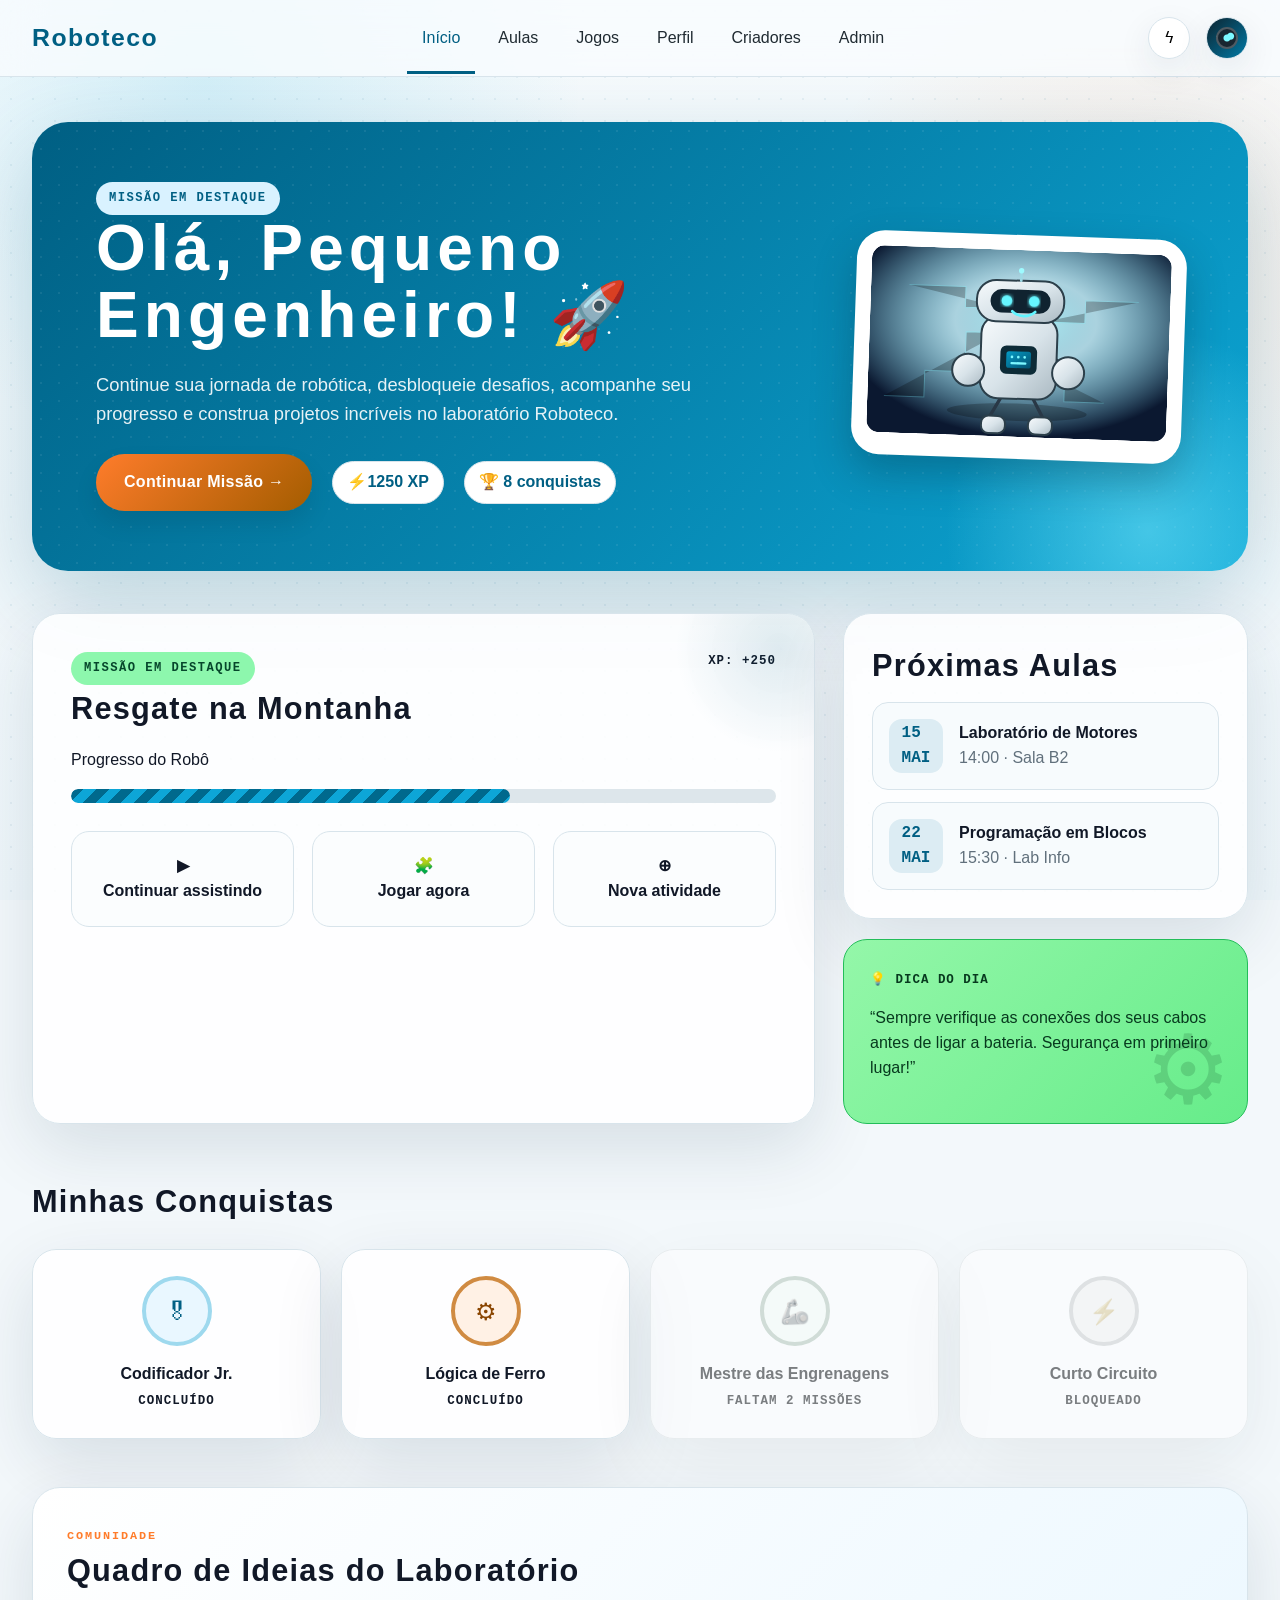
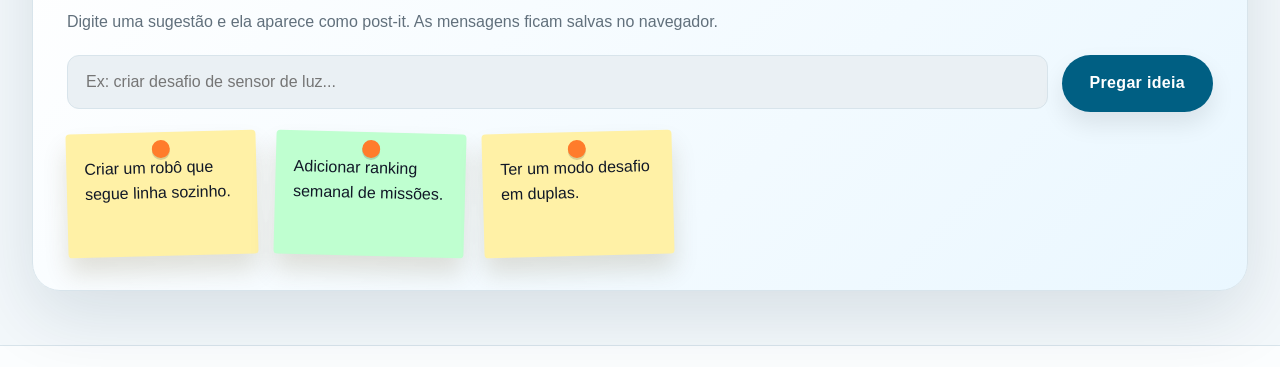
<file: index.html>
<!DOCTYPE html><html lang="pt-BR"><head><meta charset="UTF-8"><meta http-equiv="refresh" content="0; url=home.html"><title>Roboteco</title></head><body><a href="home.html">Entrar na Roboteco</a></body></html>
</file>
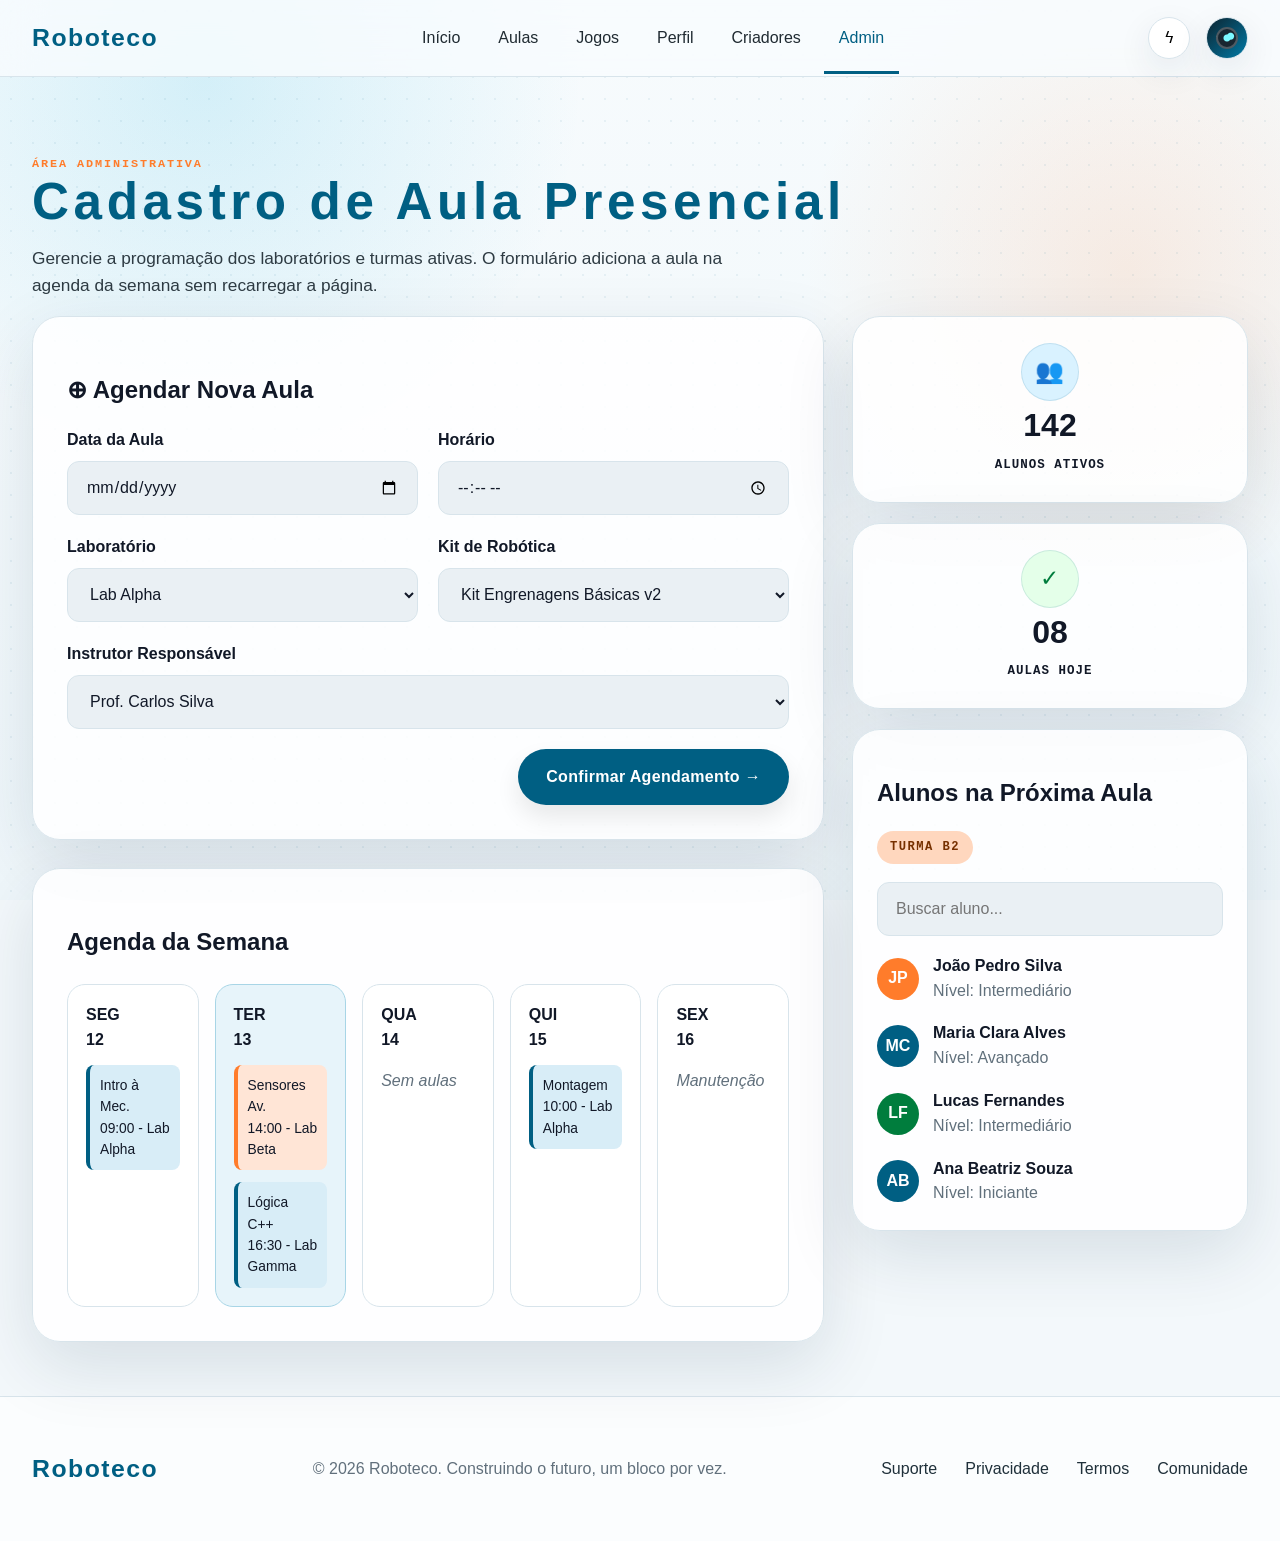
<file: admin.html>
<!DOCTYPE html>
<html lang="pt-BR">
<head>
  <meta charset="UTF-8"><meta name="viewport" content="width=device-width, initial-scale=1.0">
  <title>Admin | Roboteco</title><link rel="stylesheet" href="styles.css">
</head><body>
<header class="header">
  <div class="container nav">
    <a class="brand" href="home.html">Roboteco</a>
    <nav class="nav-menu" aria-label="Menu principal">
      <a class="nav-link" href="home.html">Início</a>
      <a class="nav-link" href="aulas.html">Aulas</a>
      <a class="nav-link" href="jogos.html">Jogos</a>
      <a class="nav-link" href="perfil.html">Perfil</a>
      <a class="nav-link" href="criadores.html">Criadores</a>
      <a class="nav-link" href="admin.html">Admin</a>
    </nav>
    <div class="nav-actions">
      <button class="icon-btn theme-toggle" type="button" title="Alternar modo">ϟ</button>
      <a class="avatar" href="perfil.html" aria-label="Perfil"></a>
      <button class="icon-btn hamb" type="button" aria-label="Abrir menu">☰</button>
    </div>
  </div>
  <nav class="mobile-nav" aria-label="Menu mobile">
    <a href="home.html">Início</a>
    <a href="aulas.html">Aulas</a>
    <a href="jogos.html">Jogos</a>
    <a href="perfil.html">Perfil</a>
    <a href="criadores.html">Criadores</a>
    <a href="admin.html">Admin</a>
    <a href="login.html">Login</a>
  </nav>
</header>
<main class="page">
<section class="container main-section"><span class="section-kicker">Área administrativa</span><h1 class="section-title">Cadastro de Aula Presencial</h1><p class="text-lead">Gerencie a programação dos laboratórios e turmas ativas. O formulário adiciona a aula na agenda da semana sem recarregar a página.</p><div class="admin-grid"><div><form class="card admin-form" data-form="admin"><h2>⊕ Agendar Nova Aula</h2><div class="form-row"><div class="form-group"><label>Data da Aula</label><input class="input" name="data" type="date" required></div><div class="form-group"><label>Horário</label><input class="input" name="hora" type="time" required></div></div><div class="form-row"><div class="form-group"><label>Laboratório</label><select class="input" name="lab"><option>Lab Alpha</option><option>Lab Beta</option><option>Lab Gamma</option></select></div><div class="form-group"><label>Kit de Robótica</label><select class="input" name="kit"><option>Kit Engrenagens Básicas v2</option><option>Sensores Avançados</option><option>Montagem Inicial</option></select></div></div><div class="form-group"><label>Instrutor Responsável</label><select class="input" name="instrutor"><option>Prof. Carlos Silva</option><option>Prof. Ana Souza</option><option>Equipe Roboteco</option></select></div><button class="btn btn-primary" style="float:right">Confirmar Agendamento →</button><div style="clear:both"></div></form><div class="card schedule"><h2>Agenda da Semana</h2><div class="week"><div class="day" data-day="seg"><strong>SEG<br>12</strong><div class="class-chip">Intro à Mec.<br>09:00 - Lab Alpha</div></div><div class="day today" data-day="ter"><strong>TER<br>13</strong><div class="class-chip orange">Sensores Av.<br>14:00 - Lab Beta</div><div class="class-chip">Lógica C++<br>16:30 - Lab Gamma</div></div><div class="day" data-day="qua"><strong>QUA<br>14</strong><p class="muted"><em>Sem aulas</em></p></div><div class="day" data-day="qui"><strong>QUI<br>15</strong><div class="class-chip">Montagem<br>10:00 - Lab Alpha</div></div><div class="day" data-day="sex"><strong>SEX<br>16</strong><p class="muted"><em>Manutenção</em></p></div></div></div></div><aside class="admin-side"><div class="card metric-card"><div class="icon-circle" style="margin:auto">👥</div><strong style="font-size:2rem">142</strong><br><span class="mono">Alunos ativos</span></div><div class="card metric-card"><div class="icon-circle" style="margin:auto;background:#e4ffe9;color:#007d3d">✓</div><strong id="todayClasses" style="font-size:2rem">08</strong><br><span class="mono">Aulas hoje</span></div><div class="card student-list"><h2>Alunos na Próxima Aula</h2><span class="pill orange">Turma B2</span><input class="input" id="studentSearch" style="margin-top:18px" placeholder="Buscar aluno..."><div class="student"><div class="initial">JP</div><div><strong>João Pedro Silva</strong><br><span class="muted">Nível: Intermediário</span></div></div><div class="student"><div class="initial">MC</div><div><strong>Maria Clara Alves</strong><br><span class="muted">Nível: Avançado</span></div></div><div class="student"><div class="initial">LF</div><div><strong>Lucas Fernandes</strong><br><span class="muted">Nível: Intermediário</span></div></div><div class="student"><div class="initial">AB</div><div><strong>Ana Beatriz Souza</strong><br><span class="muted">Nível: Iniciante</span></div></div></div></aside></div></section>
</main>
<footer class="footer">
  <div class="container footer-row">
    <a class="brand" href="home.html">Roboteco</a>
    <p class="muted">© 2026 Roboteco. Construindo o futuro, um bloco por vez.</p>
    <div class="footer-links">
      <a href="sobre.html">Suporte</a>
      <a href="sobre.html">Privacidade</a>
      <a href="sobre.html">Termos</a>
      <a href="criadores.html">Comunidade</a>
    </div>
  </div>
</footer>
<div class="toast"></div>
<div class="modal" id="videoModal">
  <div class="modal-card">
    <button class="close-modal" type="button">×</button>
    <h2 class="modal-title">Prévia da aula Roboteco</h2>
    <div class="modal-frame">
      <div>
        <div style="font-size:4rem">▶</div>
        <p>Vídeo demonstrativo simulado. Em um projeto real, aqui entraria o player da aula.</p>
      </div>
    </div>
  </div>
</div>
<script src="app.js"></script>
</body></html>
</file>
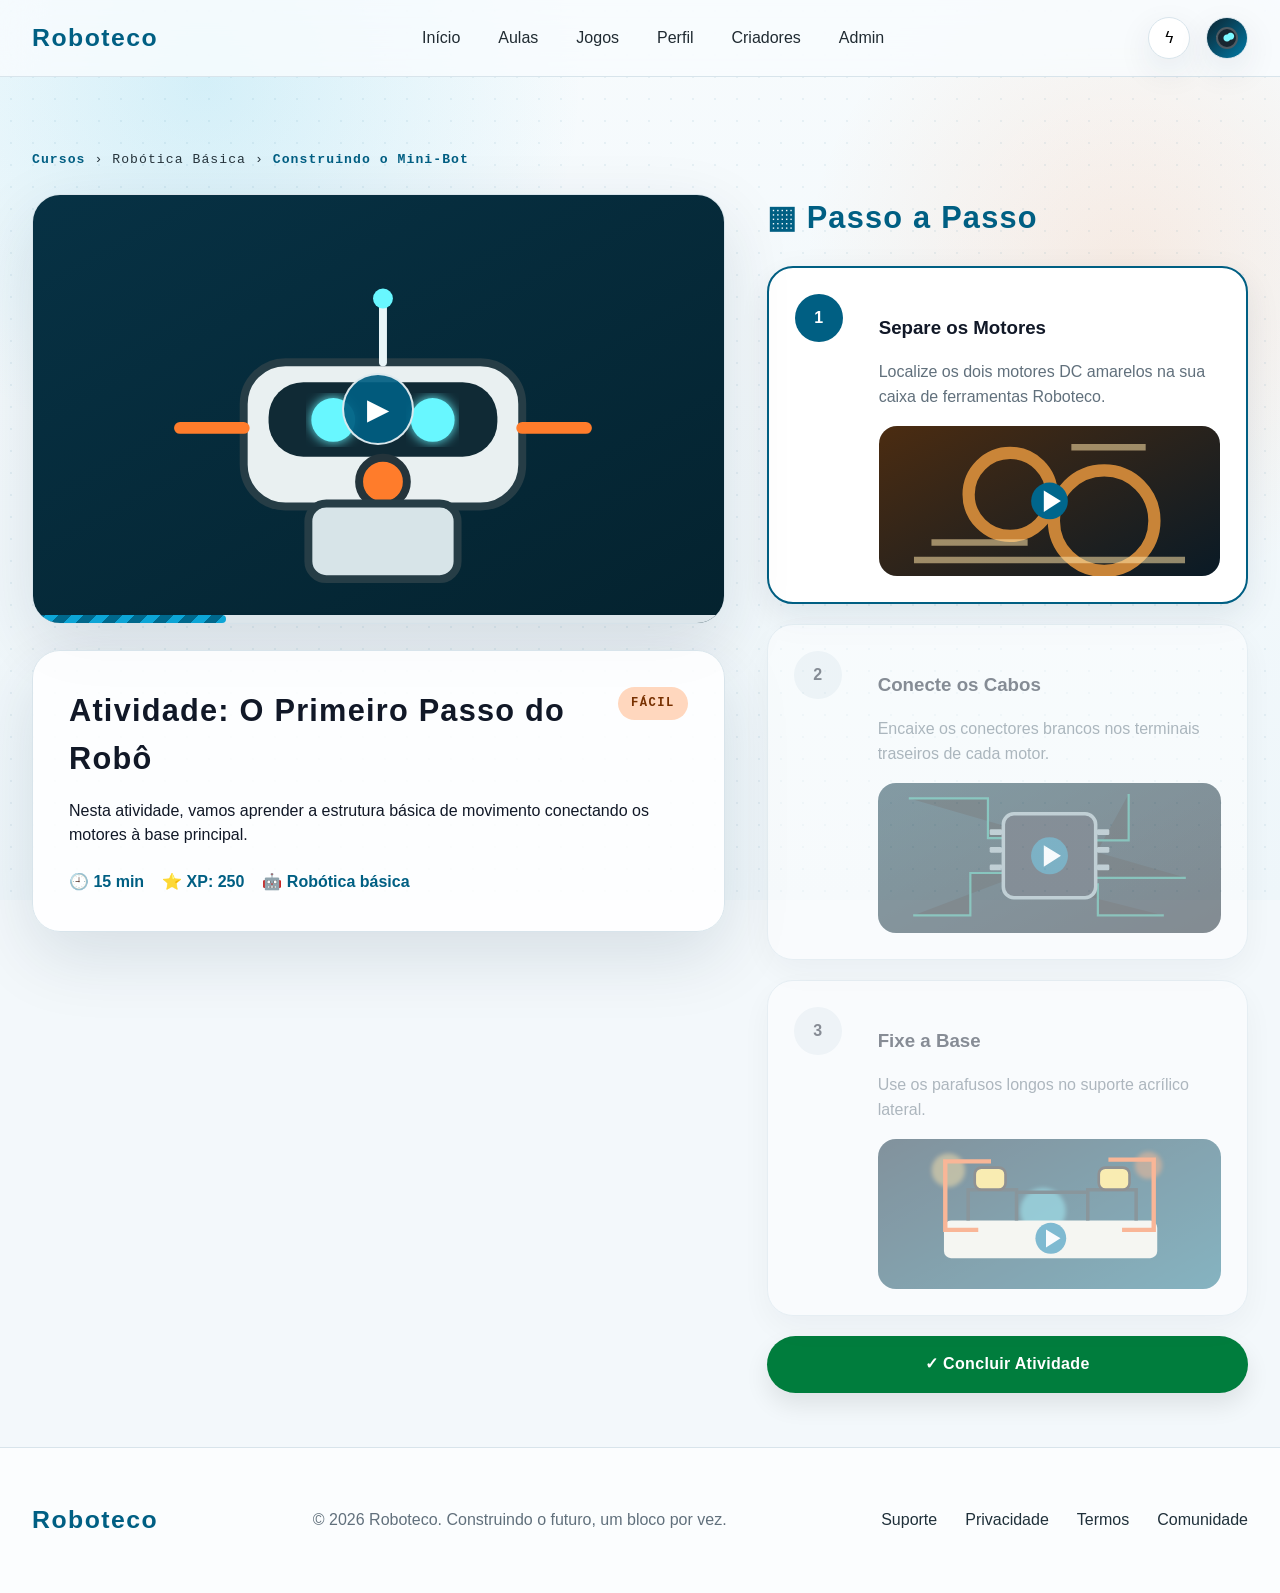
<file: aula-detalhe.html>
<!DOCTYPE html>
<html lang="pt-BR">
<head>
  <meta charset="UTF-8"><meta name="viewport" content="width=device-width, initial-scale=1.0">
  <title>Aula passo a passo | Roboteco</title><link rel="stylesheet" href="styles.css">
</head><body>
<header class="header">
  <div class="container nav">
    <a class="brand" href="home.html">Roboteco</a>
    <nav class="nav-menu" aria-label="Menu principal">
      <a class="nav-link" href="home.html">Início</a>
      <a class="nav-link" href="aulas.html">Aulas</a>
      <a class="nav-link" href="jogos.html">Jogos</a>
      <a class="nav-link" href="perfil.html">Perfil</a>
      <a class="nav-link" href="criadores.html">Criadores</a>
      <a class="nav-link" href="admin.html">Admin</a>
    </nav>
    <div class="nav-actions">
      <button class="icon-btn theme-toggle" type="button" title="Alternar modo">ϟ</button>
      <a class="avatar" href="perfil.html" aria-label="Perfil"></a>
      <button class="icon-btn hamb" type="button" aria-label="Abrir menu">☰</button>
    </div>
  </div>
  <nav class="mobile-nav" aria-label="Menu mobile">
    <a href="home.html">Início</a>
    <a href="aulas.html">Aulas</a>
    <a href="jogos.html">Jogos</a>
    <a href="perfil.html">Perfil</a>
    <a href="criadores.html">Criadores</a>
    <a href="admin.html">Admin</a>
    <a href="login.html">Login</a>
  </nav>
</header>
<main class="page">
<section class="container main-section">
  <div class="breadcrumb"><a href="aulas.html">Cursos</a> › Robótica Básica › <a href="aula-detalhe.html">Construindo o Mini-Bot</a></div>
  <div class="detail-grid">
    <div>
      <div class="video-card"><img src="assets/lesson-sensor.svg" alt="Vídeo da aula"><button class="play" data-title="Atividade: O Primeiro Passo do Robô">▶</button><div class="progress"><span data-progress="28"></span></div></div>
      <div class="card activity-card"><span class="pill orange" style="float:right">Fácil</span><h1 class="small-title">Atividade: O Primeiro Passo do Robô</h1><p>Nesta atividade, vamos aprender a estrutura básica de movimento conectando os motores à base principal.</p><div class="meta"><span>🕘 15 min</span><span>⭐ XP: 250</span><span>🤖 Robótica básica</span></div></div>
    </div>
    <div class="steps">
      <h2 class="small-title">▦ Passo a Passo</h2>
      <article class="step-card active"><div class="step-number">1</div><div><h3>Separe os Motores</h3><p class="muted">Localize os dois motores DC amarelos na sua caixa de ferramentas Roboteco.</p><div class="step-img"><img src="assets/gears.svg" alt="Motores"></div></div></article>
      <article class="step-card"><div class="step-number">2</div><div><h3>Conecte os Cabos</h3><p class="muted">Encaixe os conectores brancos nos terminais traseiros de cada motor.</p><div class="step-img"><img src="assets/circuit.svg" alt="Cabos"></div></div></article>
      <article class="step-card"><div class="step-number">3</div><div><h3>Fixe a Base</h3><p class="muted">Use os parafusos longos no suporte acrílico lateral.</p><div class="step-img"><img src="assets/lesson-light.svg" alt="Base"></div></div></article>
      <button id="finishLesson" class="btn btn-green block">✓ Concluir Atividade</button>
    </div>
  </div>
</section>
</main>
<footer class="footer">
  <div class="container footer-row">
    <a class="brand" href="home.html">Roboteco</a>
    <p class="muted">© 2026 Roboteco. Construindo o futuro, um bloco por vez.</p>
    <div class="footer-links">
      <a href="sobre.html">Suporte</a>
      <a href="sobre.html">Privacidade</a>
      <a href="sobre.html">Termos</a>
      <a href="criadores.html">Comunidade</a>
    </div>
  </div>
</footer>
<div class="toast"></div>
<div class="modal" id="videoModal">
  <div class="modal-card">
    <button class="close-modal" type="button">×</button>
    <h2 class="modal-title">Prévia da aula Roboteco</h2>
    <div class="modal-frame">
      <div>
        <div style="font-size:4rem">▶</div>
        <p>Vídeo demonstrativo simulado. Em um projeto real, aqui entraria o player da aula.</p>
      </div>
    </div>
  </div>
</div>
<script src="app.js"></script>
</body></html>
</file>
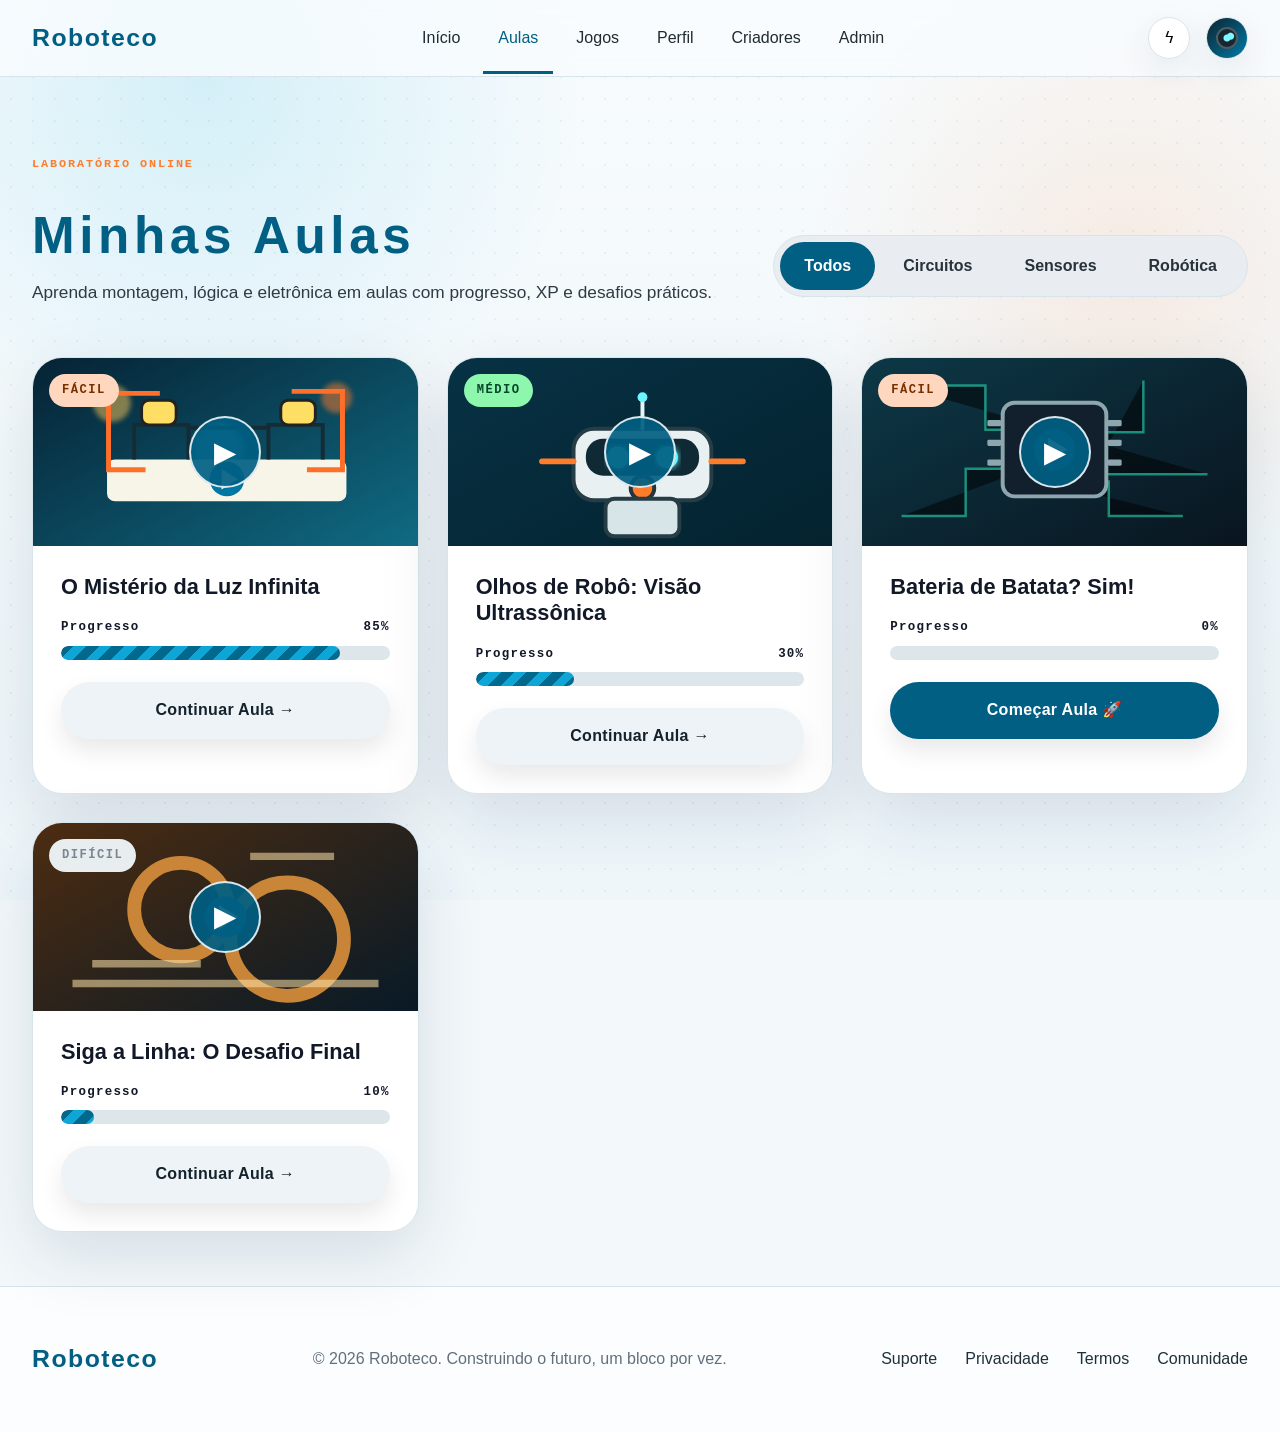
<file: aulas.html>
<!DOCTYPE html>
<html lang="pt-BR">
<head>
  <meta charset="UTF-8"><meta name="viewport" content="width=device-width, initial-scale=1.0">
  <title>Aulas | Roboteco</title><link rel="stylesheet" href="styles.css">
</head><body>
<header class="header">
  <div class="container nav">
    <a class="brand" href="home.html">Roboteco</a>
    <nav class="nav-menu" aria-label="Menu principal">
      <a class="nav-link" href="home.html">Início</a>
      <a class="nav-link" href="aulas.html">Aulas</a>
      <a class="nav-link" href="jogos.html">Jogos</a>
      <a class="nav-link" href="perfil.html">Perfil</a>
      <a class="nav-link" href="criadores.html">Criadores</a>
      <a class="nav-link" href="admin.html">Admin</a>
    </nav>
    <div class="nav-actions">
      <button class="icon-btn theme-toggle" type="button" title="Alternar modo">ϟ</button>
      <a class="avatar" href="perfil.html" aria-label="Perfil"></a>
      <button class="icon-btn hamb" type="button" aria-label="Abrir menu">☰</button>
    </div>
  </div>
  <nav class="mobile-nav" aria-label="Menu mobile">
    <a href="home.html">Início</a>
    <a href="aulas.html">Aulas</a>
    <a href="jogos.html">Jogos</a>
    <a href="perfil.html">Perfil</a>
    <a href="criadores.html">Criadores</a>
    <a href="admin.html">Admin</a>
    <a href="login.html">Login</a>
  </nav>
</header>
<main class="page">
<section class="container main-section">
  <span class="section-kicker">Laboratório online</span>
  <div class="toolbar">
    <div><h1 class="section-title">Minhas Aulas</h1><p class="text-lead">Aprenda montagem, lógica e eletrônica em aulas com progresso, XP e desafios práticos.</p></div>
    <div class="tabs lesson-filter"><button class="tab active" data-filter="todos">Todos</button><button class="tab" data-filter="circuitos">Circuitos</button><button class="tab" data-filter="sensores">Sensores</button><button class="tab" data-filter="robotica">Robótica</button></div>
  </div>
  <div class="course-grid">
    <article class="lesson-card" data-category="circuitos"><div class="media"><img src="assets/lesson-light.svg" alt="Circuito com LED"><span class="pill orange difficulty">Fácil</span><button class="play" data-title="O Mistério da Luz Infinita">▶</button></div><div class="lesson-body"><h2 class="lesson-title">O Mistério da Luz Infinita</h2><div class="progress-label"><span>Progresso</span><span>85%</span></div><div class="progress"><span data-progress="85"></span></div><a class="btn btn-ghost" href="aula-detalhe.html">Continuar Aula →</a></div></article>
    <article class="lesson-card" data-category="sensores"><div class="media"><img src="assets/lesson-sensor.svg" alt="Robô sensor"><span class="pill difficulty">Médio</span><button class="play" data-title="Olhos de Robô: Visão Ultrassônica">▶</button></div><div class="lesson-body"><h2 class="lesson-title">Olhos de Robô: Visão Ultrassônica</h2><div class="progress-label"><span>Progresso</span><span>30%</span></div><div class="progress"><span data-progress="30"></span></div><a class="btn btn-ghost" href="aula-detalhe.html">Continuar Aula →</a></div></article>
    <article class="lesson-card" data-category="circuitos"><div class="media"><img src="assets/circuit.svg" alt="Placa eletrônica"><span class="pill orange difficulty">Fácil</span><button class="play" data-title="Bateria de Batata? Sim!">▶</button></div><div class="lesson-body"><h2 class="lesson-title">Bateria de Batata? Sim!</h2><div class="progress-label"><span>Progresso</span><span>0%</span></div><div class="progress"><span data-progress="0"></span></div><a class="btn btn-primary" href="aula-detalhe.html">Começar Aula 🚀</a></div></article>
    <article class="lesson-card" data-category="robotica"><div class="media"><img src="assets/gears.svg" alt="Engrenagens"><span class="pill locked difficulty">Difícil</span><button class="play" data-title="Siga a Linha: O Desafio Final">▶</button></div><div class="lesson-body"><h2 class="lesson-title">Siga a Linha: O Desafio Final</h2><div class="progress-label"><span>Progresso</span><span>10%</span></div><div class="progress"><span data-progress="10"></span></div><a class="btn btn-ghost" href="aula-detalhe.html">Continuar Aula →</a></div></article>
  </div>
  <div class="empty-state">Nenhuma aula encontrada para esse filtro.</div>
</section>
</main>
<footer class="footer">
  <div class="container footer-row">
    <a class="brand" href="home.html">Roboteco</a>
    <p class="muted">© 2026 Roboteco. Construindo o futuro, um bloco por vez.</p>
    <div class="footer-links">
      <a href="sobre.html">Suporte</a>
      <a href="sobre.html">Privacidade</a>
      <a href="sobre.html">Termos</a>
      <a href="criadores.html">Comunidade</a>
    </div>
  </div>
</footer>
<div class="toast"></div>
<div class="modal" id="videoModal">
  <div class="modal-card">
    <button class="close-modal" type="button">×</button>
    <h2 class="modal-title">Prévia da aula Roboteco</h2>
    <div class="modal-frame">
      <div>
        <div style="font-size:4rem">▶</div>
        <p>Vídeo demonstrativo simulado. Em um projeto real, aqui entraria o player da aula.</p>
      </div>
    </div>
  </div>
</div>
<script src="app.js"></script>
</body></html>
</file>
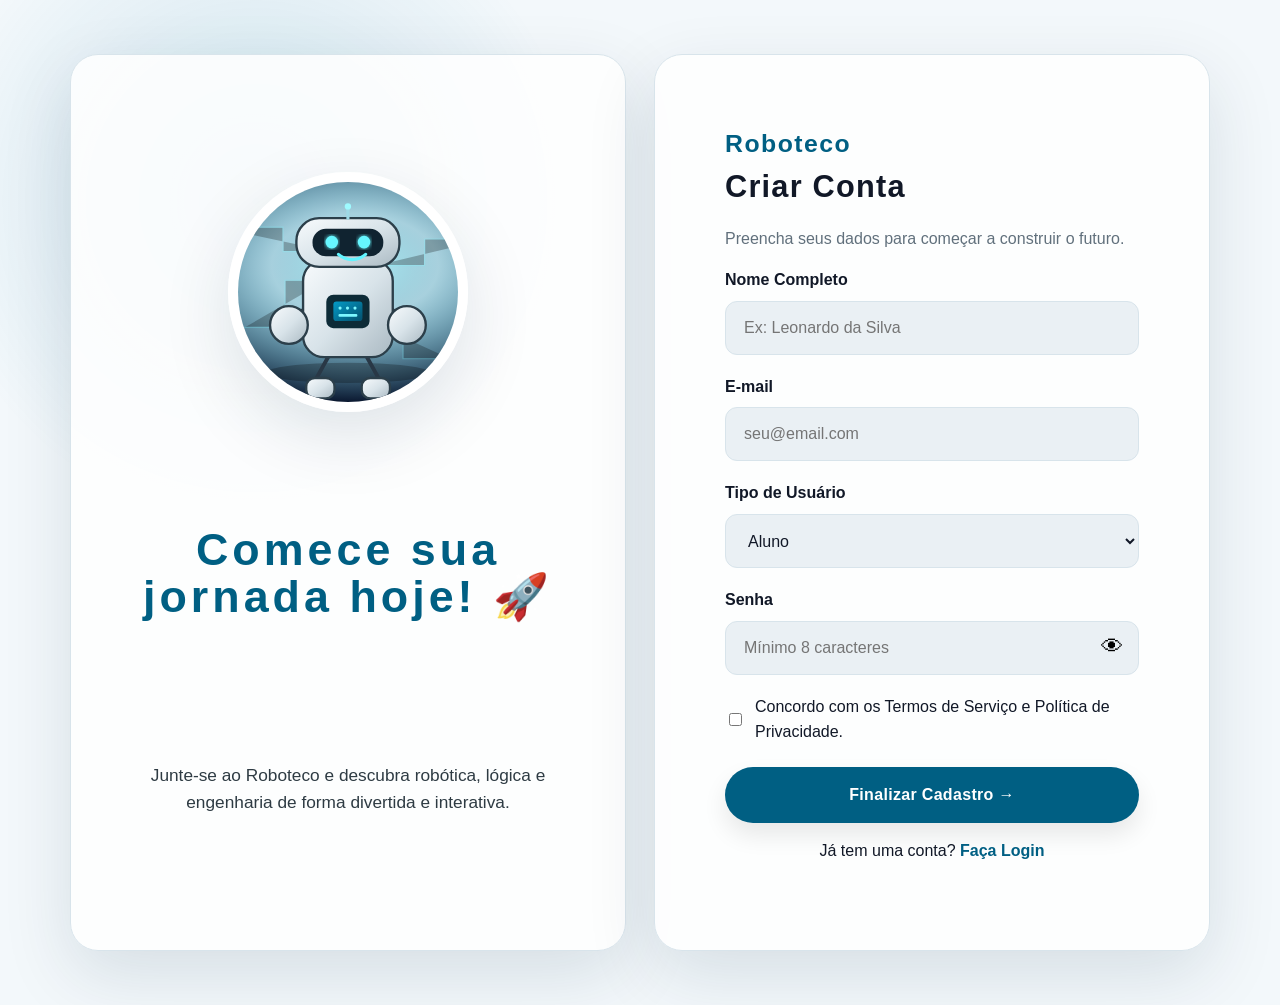
<file: cadastro.html>
<!DOCTYPE html>
<html lang="pt-BR">
<head>
  <meta charset="UTF-8"><meta name="viewport" content="width=device-width, initial-scale=1.0">
  <title>Cadastro | Roboteco</title><link rel="stylesheet" href="styles.css">
</head><body>
<main class="auth-page"><div class="auth-card-simple"><section class="card join-visual"><img class="round-img" src="assets/robot-hero.svg" alt="Robô"><h1 class="section-title" style="font-size:2.8rem">Comece sua jornada hoje! 🚀</h1><p class="text-lead">Junte-se ao Roboteco e descubra robótica, lógica e engenharia de forma divertida e interativa.</p></section><section class="card auth-form"><a class="brand" href="home.html">Roboteco</a><h1 class="small-title">Criar Conta</h1><p class="muted">Preencha seus dados para começar a construir o futuro.</p><form data-form="cadastro"><div class="form-group"><label>Nome Completo</label><input class="input" name="nome" placeholder="Ex: Leonardo da Silva" required></div><div class="form-group"><label>E-mail</label><input class="input" name="email" type="email" placeholder="seu@email.com" required></div><div class="form-group"><label>Tipo de Usuário</label><select class="input" name="tipo"><option>Aluno</option><option>Instrutor</option><option>Escola interessada</option></select></div><div class="form-group password-wrap"><label>Senha</label><div style="position:relative"><input class="input" type="password" name="senha" placeholder="Mínimo 8 caracteres" required><button type="button" class="toggle-password" style="position:absolute;right:10px;top:8px;border:0;background:transparent;font-size:1.4rem">👁</button></div></div><label class="inline"><input type="checkbox" name="termos"> Concordo com os Termos de Serviço e Política de Privacidade.</label><button class="btn btn-primary block" style="margin-top:22px">Finalizar Cadastro →</button></form><p style="text-align:center">Já tem uma conta? <a style="color:var(--blue);font-weight:900" href="login.html">Faça Login</a></p></section></div></main>
<div class="toast"></div><script src="app.js"></script></body></html>
</file>
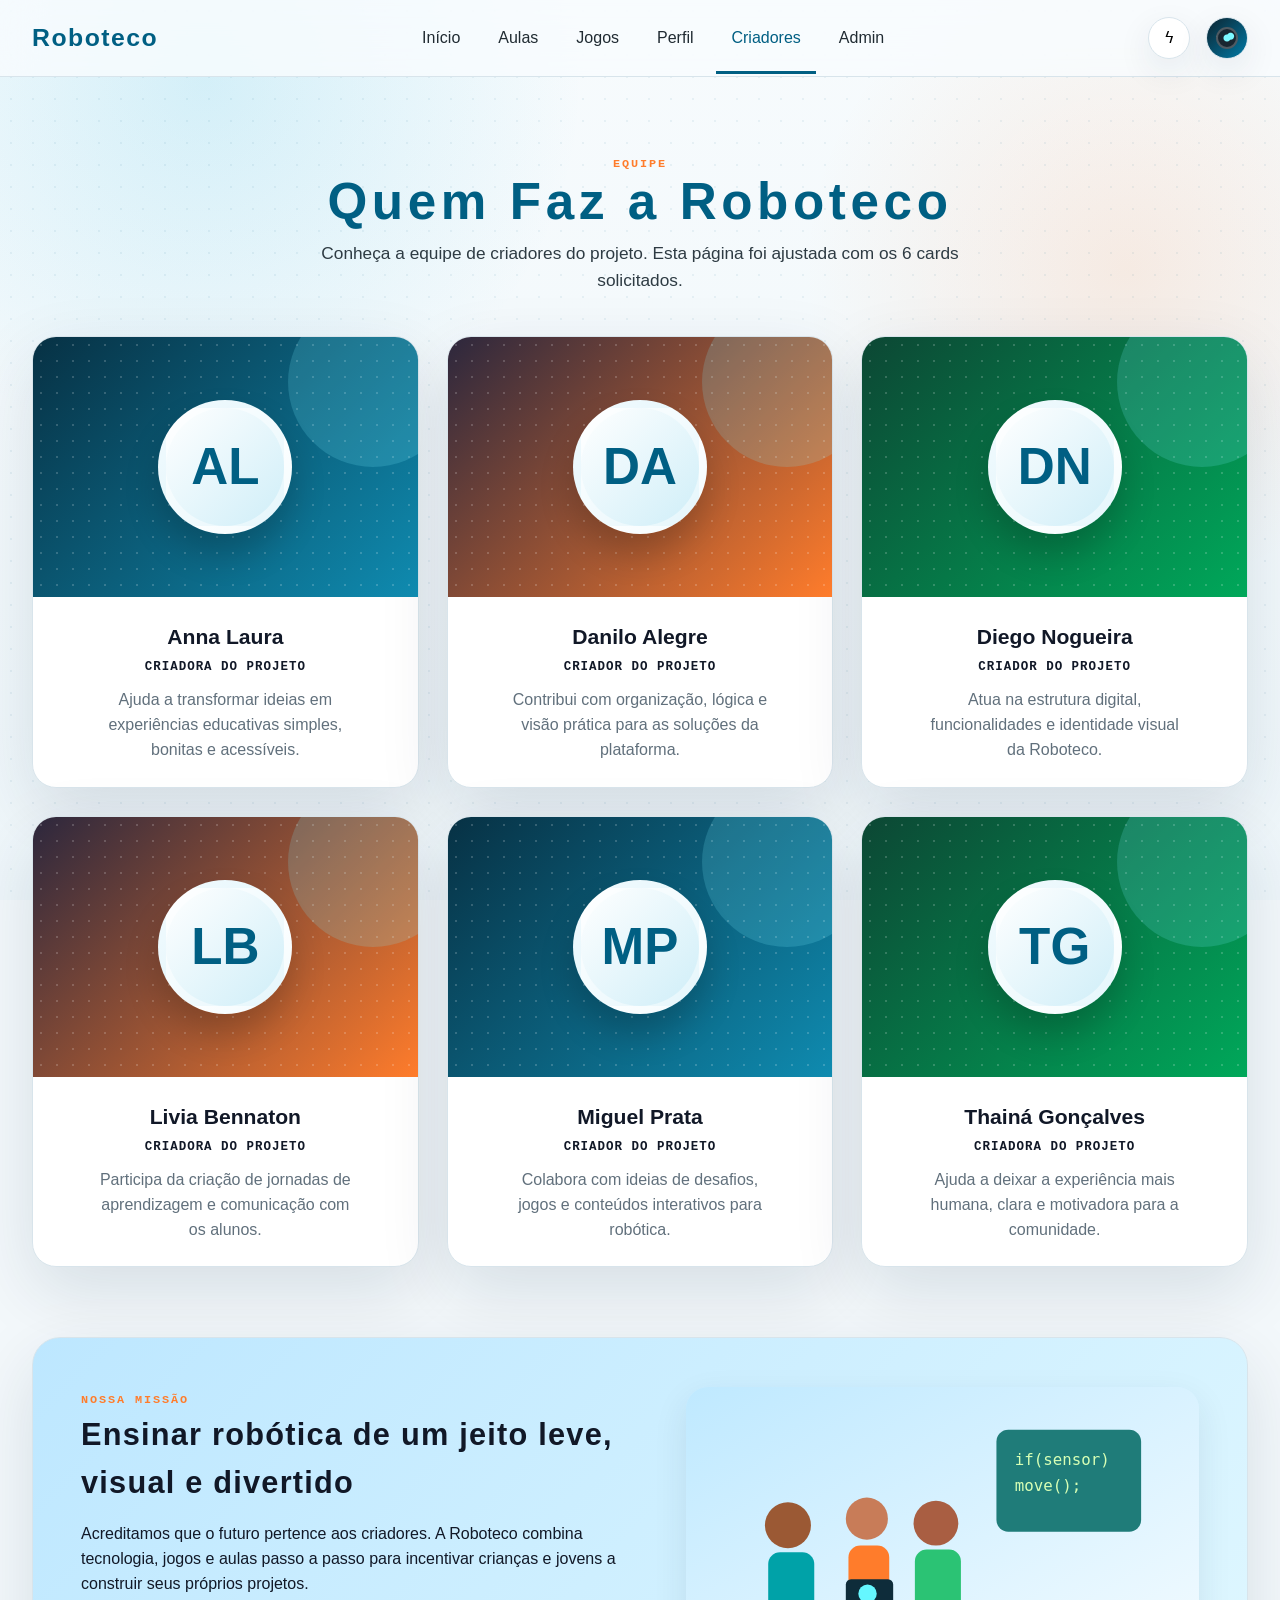
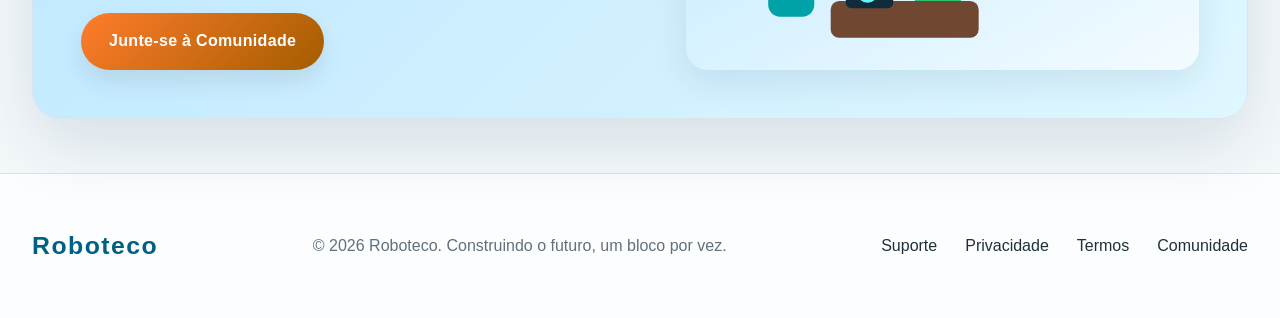
<file: criadores.html>
<!DOCTYPE html>
<html lang="pt-BR">
<head>
  <meta charset="UTF-8"><meta name="viewport" content="width=device-width, initial-scale=1.0">
  <title>Criadores | Roboteco</title><link rel="stylesheet" href="styles.css">
</head><body>
<header class="header">
  <div class="container nav">
    <a class="brand" href="home.html">Roboteco</a>
    <nav class="nav-menu" aria-label="Menu principal">
      <a class="nav-link" href="home.html">Início</a>
      <a class="nav-link" href="aulas.html">Aulas</a>
      <a class="nav-link" href="jogos.html">Jogos</a>
      <a class="nav-link" href="perfil.html">Perfil</a>
      <a class="nav-link" href="criadores.html">Criadores</a>
      <a class="nav-link" href="admin.html">Admin</a>
    </nav>
    <div class="nav-actions">
      <button class="icon-btn theme-toggle" type="button" title="Alternar modo">ϟ</button>
      <a class="avatar" href="perfil.html" aria-label="Perfil"></a>
      <button class="icon-btn hamb" type="button" aria-label="Abrir menu">☰</button>
    </div>
  </div>
  <nav class="mobile-nav" aria-label="Menu mobile">
    <a href="home.html">Início</a>
    <a href="aulas.html">Aulas</a>
    <a href="jogos.html">Jogos</a>
    <a href="perfil.html">Perfil</a>
    <a href="criadores.html">Criadores</a>
    <a href="admin.html">Admin</a>
    <a href="login.html">Login</a>
  </nav>
</header>
<main class="page">
<section class="container main-section">
  <div style="text-align:center;max-width:760px;margin:auto"><span class="section-kicker">Equipe</span><h1 class="section-title">Quem Faz a Roboteco</h1><p class="text-lead" style="margin:auto">Conheça a equipe de criadores do projeto. Esta página foi ajustada com os 6 cards solicitados.</p></div>
  <div class="creator-grid">
    <article class="creator-card"><div class="creator-photo"><div class="creator-avatar">AL</div></div><div class="creator-body"><h3>Anna Laura</h3><span class="mono">Criadora do Projeto</span><p>Ajuda a transformar ideias em experiências educativas simples, bonitas e acessíveis.</p></div></article>
    <article class="creator-card"><div class="creator-photo"><div class="creator-avatar">DA</div></div><div class="creator-body"><h3>Danilo Alegre</h3><span class="mono">Criador do Projeto</span><p>Contribui com organização, lógica e visão prática para as soluções da plataforma.</p></div></article>
    <article class="creator-card"><div class="creator-photo"><div class="creator-avatar">DN</div></div><div class="creator-body"><h3>Diego Nogueira</h3><span class="mono">Criador do Projeto</span><p>Atua na estrutura digital, funcionalidades e identidade visual da Roboteco.</p></div></article>
    <article class="creator-card"><div class="creator-photo"><div class="creator-avatar">LB</div></div><div class="creator-body"><h3>Livia Bennaton</h3><span class="mono">Criadora do Projeto</span><p>Participa da criação de jornadas de aprendizagem e comunicação com os alunos.</p></div></article>
    <article class="creator-card"><div class="creator-photo"><div class="creator-avatar">MP</div></div><div class="creator-body"><h3>Miguel Prata</h3><span class="mono">Criador do Projeto</span><p>Colabora com ideias de desafios, jogos e conteúdos interativos para robótica.</p></div></article>
    <article class="creator-card"><div class="creator-photo"><div class="creator-avatar">TG</div></div><div class="creator-body"><h3>Thainá Gonçalves</h3><span class="mono">Criadora do Projeto</span><p>Ajuda a deixar a experiência mais humana, clara e motivadora para a comunidade.</p></div></article>
  </div>
  <div class="card mission-wide"><div><span class="section-kicker">Nossa missão</span><h2 class="small-title">Ensinar robótica de um jeito leve, visual e divertido</h2><p>Acreditamos que o futuro pertence aos criadores. A Roboteco combina tecnologia, jogos e aulas passo a passo para incentivar crianças e jovens a construir seus próprios projetos.</p><a class="btn btn-orange" href="cadastro.html">Junte-se à Comunidade</a></div><img src="assets/classroom.svg" alt="Crianças em aula de robótica"></div>
</section>
</main>
<footer class="footer">
  <div class="container footer-row">
    <a class="brand" href="home.html">Roboteco</a>
    <p class="muted">© 2026 Roboteco. Construindo o futuro, um bloco por vez.</p>
    <div class="footer-links">
      <a href="sobre.html">Suporte</a>
      <a href="sobre.html">Privacidade</a>
      <a href="sobre.html">Termos</a>
      <a href="criadores.html">Comunidade</a>
    </div>
  </div>
</footer>
<div class="toast"></div>
<div class="modal" id="videoModal">
  <div class="modal-card">
    <button class="close-modal" type="button">×</button>
    <h2 class="modal-title">Prévia da aula Roboteco</h2>
    <div class="modal-frame">
      <div>
        <div style="font-size:4rem">▶</div>
        <p>Vídeo demonstrativo simulado. Em um projeto real, aqui entraria o player da aula.</p>
      </div>
    </div>
  </div>
</div>
<script src="app.js"></script>
</body></html>
</file>
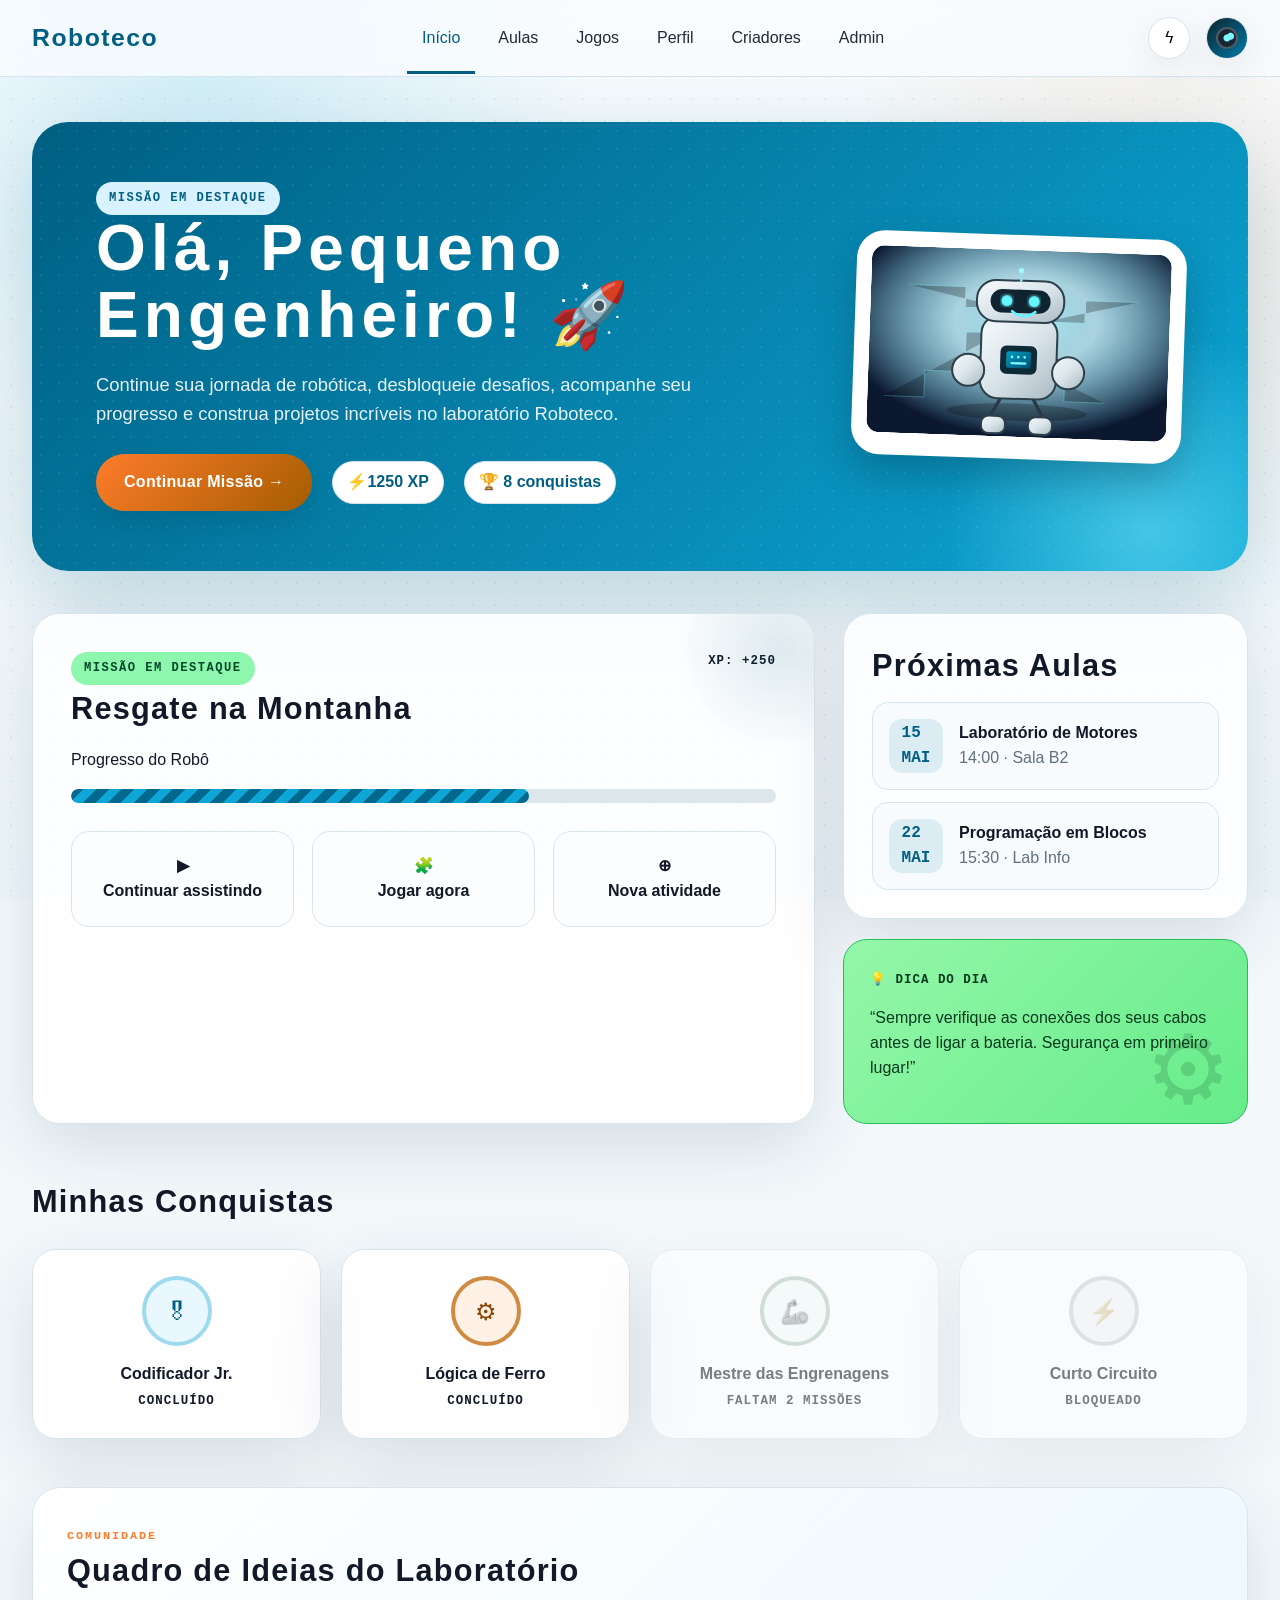
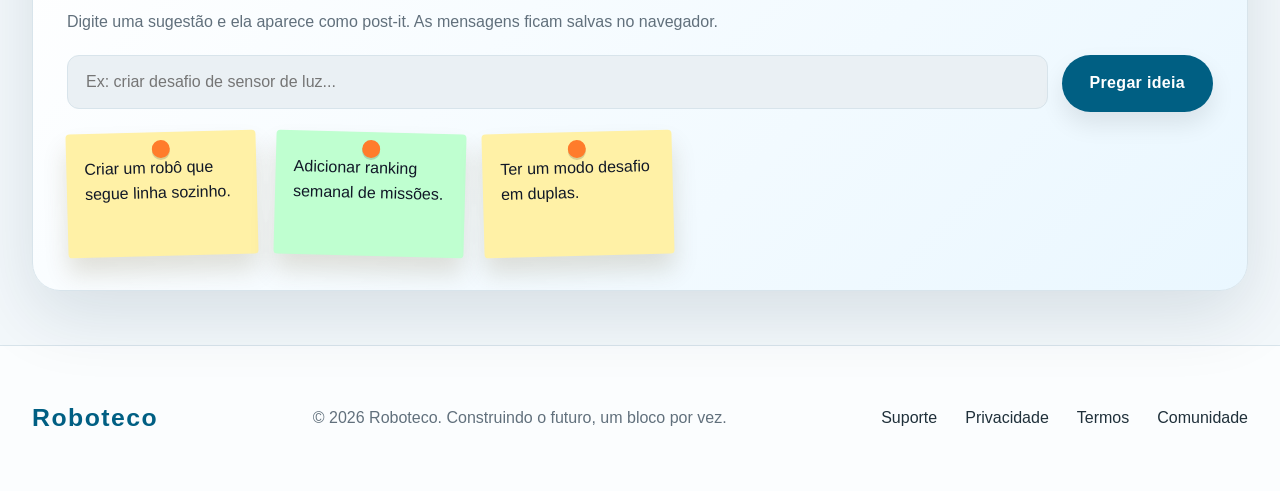
<file: home.html>
<!DOCTYPE html>
<html lang="pt-BR">
<head>
  <meta charset="UTF-8"><meta name="viewport" content="width=device-width, initial-scale=1.0">
  <title>Início | Roboteco</title><link rel="stylesheet" href="styles.css">
</head><body>
<header class="header">
  <div class="container nav">
    <a class="brand" href="home.html">Roboteco</a>
    <nav class="nav-menu" aria-label="Menu principal">
      <a class="nav-link" href="home.html">Início</a>
      <a class="nav-link" href="aulas.html">Aulas</a>
      <a class="nav-link" href="jogos.html">Jogos</a>
      <a class="nav-link" href="perfil.html">Perfil</a>
      <a class="nav-link" href="criadores.html">Criadores</a>
      <a class="nav-link" href="admin.html">Admin</a>
    </nav>
    <div class="nav-actions">
      <button class="icon-btn theme-toggle" type="button" title="Alternar modo">ϟ</button>
      <a class="avatar" href="perfil.html" aria-label="Perfil"></a>
      <button class="icon-btn hamb" type="button" aria-label="Abrir menu">☰</button>
    </div>
  </div>
  <nav class="mobile-nav" aria-label="Menu mobile">
    <a href="home.html">Início</a>
    <a href="aulas.html">Aulas</a>
    <a href="jogos.html">Jogos</a>
    <a href="perfil.html">Perfil</a>
    <a href="criadores.html">Criadores</a>
    <a href="admin.html">Admin</a>
    <a href="login.html">Login</a>
  </nav>
</header>
<main class="page">
<section class="container hero">
  <div class="hero-content">
    <span class="pill blue">Missão em destaque</span>
    <h1>Olá, Pequeno Engenheiro! 🚀</h1>
    <p>Continue sua jornada de robótica, desbloqueie desafios, acompanhe seu progresso e construa projetos incríveis no laboratório Roboteco.</p>
    <div class="stat-row" style="margin-top:26px">
      <a class="btn btn-orange" href="aula-detalhe.html">Continuar Missão →</a>
      <span class="tag">⚡ <strong data-xp-text>1250 XP</strong></span>
      <span class="tag">🏆 8 conquistas</span>
    </div>
  </div>
  <div class="hero-media"><div class="polaroid"><img src="assets/robot-hero.svg" alt="Robô Roboteco"></div></div>
</section>
<section class="container mission-grid">
  <div class="card mission-card">
    <div class="mission-head">
      <div>
        <span class="pill">Missão em destaque</span>
        <h2 class="small-title">Resgate na Montanha</h2>
      </div>
      <strong class="mono">XP: +250</strong>
    </div>
    <p>Progresso do Robô</p>
    <div class="progress"><span data-progress="65"></span></div>
    <div class="mission-actions">
      <a class="action-box" href="aula-detalhe.html">▶<br>Continuar assistindo</a>
      <a class="action-box" href="jogos.html">🧩<br>Jogar agora</a>
      <a class="action-box" href="aulas.html">⊕<br>Nova atividade</a>
    </div>
  </div>
  <aside class="side-stack">
    <div class="card" style="padding:28px">
      <h2 class="small-title">Próximas Aulas</h2>
      <div class="next-class"><div class="date-box">15<br>MAI</div><div><strong>Laboratório de Motores</strong><br><span class="muted">14:00 · Sala B2</span></div></div>
      <div class="next-class"><div class="date-box">22<br>MAI</div><div><strong>Programação em Blocos</strong><br><span class="muted">15:30 · Lab Info</span></div></div>
    </div>
    <div class="tip"><span class="mono">💡 Dica do Dia</span><p>“Sempre verifique as conexões dos seus cabos antes de ligar a bateria. Segurança em primeiro lugar!”</p></div>
  </aside>
</section>
<section class="container main-section">
  <h2 class="small-title">Minhas Conquistas</h2>
  <div class="achievements">
    <div class="card badge-card"><div class="badge-icon">🎖</div><strong>Codificador Jr.</strong><br><span class="mono">Concluído</span></div>
    <div class="card badge-card"><div class="badge-icon">⚙</div><strong>Lógica de Ferro</strong><br><span class="mono">Concluído</span></div>
    <div class="card badge-card lock"><div class="badge-icon">🦾</div><strong>Mestre das Engrenagens</strong><br><span class="mono">Faltam 2 missões</span></div>
    <div class="card badge-card lock"><div class="badge-icon">⚡</div><strong>Curto Circuito</strong><br><span class="mono">Bloqueado</span></div>
  </div>
  <div class="card idea-board">
    <span class="section-kicker">Comunidade</span>
    <h2 class="small-title">Quadro de Ideias do Laboratório</h2>
    <p class="muted">Digite uma sugestão e ela aparece como post-it. As mensagens ficam salvas no navegador.</p>
    <form class="idea-form" id="ideaForm"><input class="input" id="ideaInput" placeholder="Ex: criar desafio de sensor de luz..."><button class="btn btn-primary">Pregar ideia</button></form>
    <div class="ideas" id="ideasWrap"></div>
  </div>
</section>
</main>
<footer class="footer">
  <div class="container footer-row">
    <a class="brand" href="home.html">Roboteco</a>
    <p class="muted">© 2026 Roboteco. Construindo o futuro, um bloco por vez.</p>
    <div class="footer-links">
      <a href="sobre.html">Suporte</a>
      <a href="sobre.html">Privacidade</a>
      <a href="sobre.html">Termos</a>
      <a href="criadores.html">Comunidade</a>
    </div>
  </div>
</footer>
<div class="toast"></div>
<div class="modal" id="videoModal">
  <div class="modal-card">
    <button class="close-modal" type="button">×</button>
    <h2 class="modal-title">Prévia da aula Roboteco</h2>
    <div class="modal-frame">
      <div>
        <div style="font-size:4rem">▶</div>
        <p>Vídeo demonstrativo simulado. Em um projeto real, aqui entraria o player da aula.</p>
      </div>
    </div>
  </div>
</div>
<script src="app.js"></script>
</body></html>
</file>
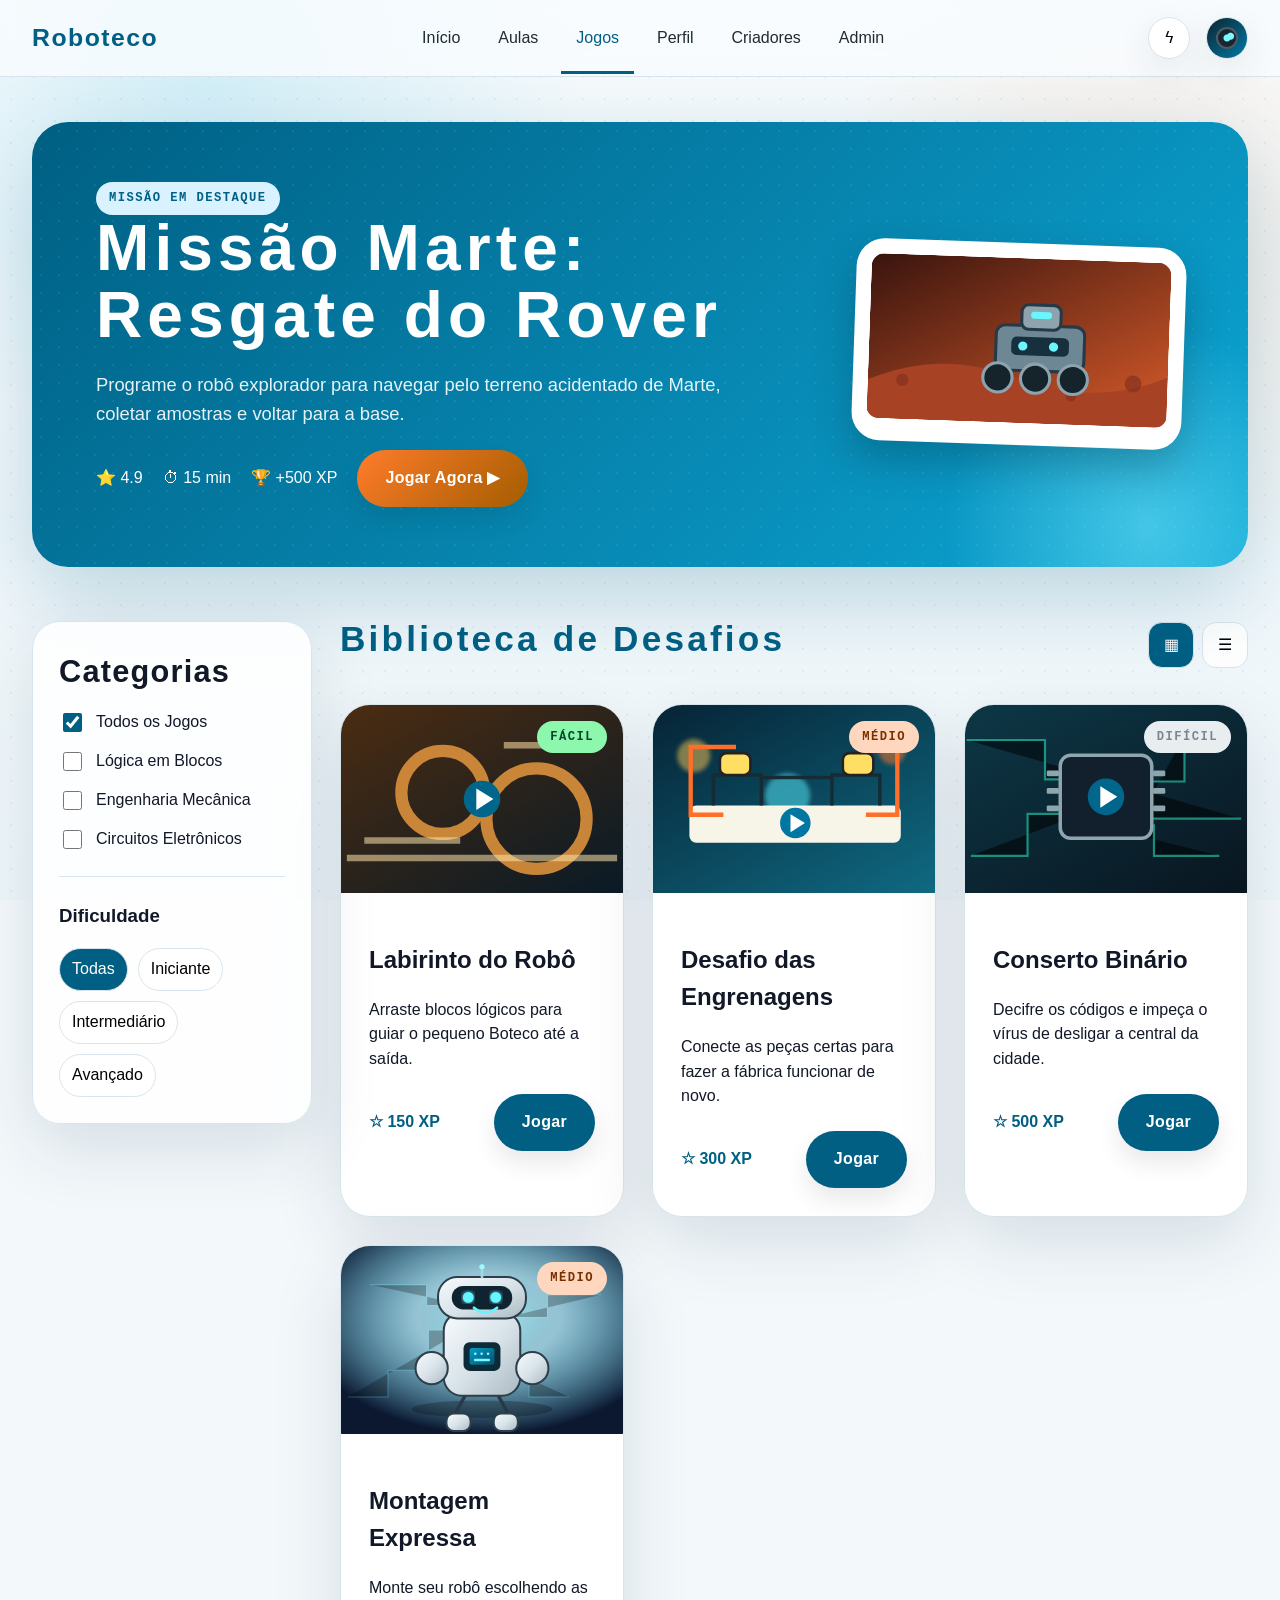
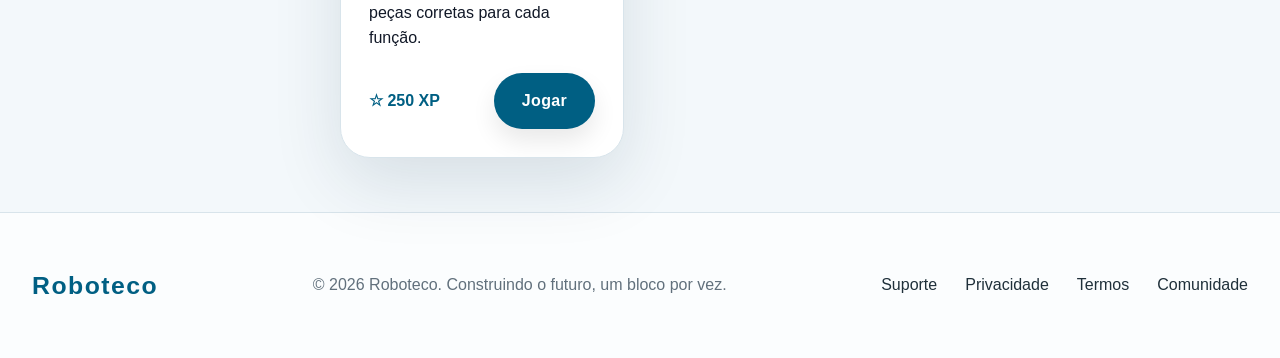
<file: jogos.html>
<!DOCTYPE html>
<html lang="pt-BR">
<head>
  <meta charset="UTF-8"><meta name="viewport" content="width=device-width, initial-scale=1.0">
  <title>Jogos | Roboteco</title><link rel="stylesheet" href="styles.css">
</head><body>
<header class="header">
  <div class="container nav">
    <a class="brand" href="home.html">Roboteco</a>
    <nav class="nav-menu" aria-label="Menu principal">
      <a class="nav-link" href="home.html">Início</a>
      <a class="nav-link" href="aulas.html">Aulas</a>
      <a class="nav-link" href="jogos.html">Jogos</a>
      <a class="nav-link" href="perfil.html">Perfil</a>
      <a class="nav-link" href="criadores.html">Criadores</a>
      <a class="nav-link" href="admin.html">Admin</a>
    </nav>
    <div class="nav-actions">
      <button class="icon-btn theme-toggle" type="button" title="Alternar modo">ϟ</button>
      <a class="avatar" href="perfil.html" aria-label="Perfil"></a>
      <button class="icon-btn hamb" type="button" aria-label="Abrir menu">☰</button>
    </div>
  </div>
  <nav class="mobile-nav" aria-label="Menu mobile">
    <a href="home.html">Início</a>
    <a href="aulas.html">Aulas</a>
    <a href="jogos.html">Jogos</a>
    <a href="perfil.html">Perfil</a>
    <a href="criadores.html">Criadores</a>
    <a href="admin.html">Admin</a>
    <a href="login.html">Login</a>
  </nav>
</header>
<main class="page">
<section class="container hero compact">
  <div class="hero-content"><span class="pill blue">Missão em destaque</span><h1>Missão Marte: Resgate do Rover</h1><p>Programe o robô explorador para navegar pelo terreno acidentado de Marte, coletar amostras e voltar para a base.</p><div class="stat-row" style="margin-top:22px"><span>⭐ 4.9</span><span>⏱ 15 min</span><span>🏆 +500 XP</span><button class="btn btn-orange" data-open-video>Jogar Agora ▶</button></div></div>
  <div class="hero-media"><div class="polaroid"><img src="assets/rover.svg" alt="Rover em Marte"></div></div>
</section>
<section class="container main-section games-layout">
  <aside class="card filters"><h2 class="small-title">Categorias</h2><label class="check"><input class="game-check" type="checkbox" value="todos" checked> Todos os Jogos</label><label class="check"><input class="game-check" type="checkbox" value="logica"> Lógica em Blocos</label><label class="check"><input class="game-check" type="checkbox" value="mecanica"> Engenharia Mecânica</label><label class="check"><input class="game-check" type="checkbox" value="circuitos"> Circuitos Eletrônicos</label><hr style="border:0;border-top:1px solid var(--line);margin:24px 0"><h3>Dificuldade</h3><div class="difficulty-buttons"><button class="diff-btn active" data-diff="todos">Todas</button><button class="diff-btn" data-diff="facil">Iniciante</button><button class="diff-btn" data-diff="medio">Intermediário</button><button class="diff-btn" data-diff="dificil">Avançado</button></div></aside>
  <div><div class="toolbar" style="margin-top:0"><h1 class="section-title" style="font-size:2.2rem">Biblioteca de Desafios</h1><div class="view-switch"><button class="view-btn active" data-view="grid">▦</button><button class="view-btn" data-view="list">☰</button></div></div>
  <div class="game-grid game-list">
    <article class="game-card" data-category="logica" data-difficulty="facil"><div class="media"><img src="assets/gears.svg"><span class="pill difficulty right">Fácil</span></div><div class="game-body"><h2>Labirinto do Robô</h2><p>Arraste blocos lógicos para guiar o pequeno Boteco até a saída.</p><div class="game-meta"><span>☆ 150 XP</span><button class="btn btn-primary">Jogar</button></div></div></article>
    <article class="game-card" data-category="mecanica" data-difficulty="medio"><div class="media"><img src="assets/lesson-light.svg"><span class="pill orange difficulty right">Médio</span></div><div class="game-body"><h2>Desafio das Engrenagens</h2><p>Conecte as peças certas para fazer a fábrica funcionar de novo.</p><div class="game-meta"><span>☆ 300 XP</span><button class="btn btn-primary">Jogar</button></div></div></article>
    <article class="game-card" data-category="circuitos" data-difficulty="dificil"><div class="media"><img src="assets/circuit.svg"><span class="pill locked difficulty right">Difícil</span></div><div class="game-body"><h2>Conserto Binário</h2><p>Decifre os códigos e impeça o vírus de desligar a central da cidade.</p><div class="game-meta"><span>☆ 500 XP</span><button class="btn btn-primary">Jogar</button></div></div></article>
    <article class="game-card" data-category="mecanica" data-difficulty="medio"><div class="media"><img src="assets/robot-hero.svg"><span class="pill orange difficulty right">Médio</span></div><div class="game-body"><h2>Montagem Expressa</h2><p>Monte seu robô escolhendo as peças corretas para cada função.</p><div class="game-meta"><span>☆ 250 XP</span><button class="btn btn-primary">Jogar</button></div></div></article>
  </div><div class="empty-state">Nenhum jogo combina com esses filtros.</div></div>
</section>
</main>
<footer class="footer">
  <div class="container footer-row">
    <a class="brand" href="home.html">Roboteco</a>
    <p class="muted">© 2026 Roboteco. Construindo o futuro, um bloco por vez.</p>
    <div class="footer-links">
      <a href="sobre.html">Suporte</a>
      <a href="sobre.html">Privacidade</a>
      <a href="sobre.html">Termos</a>
      <a href="criadores.html">Comunidade</a>
    </div>
  </div>
</footer>
<div class="toast"></div>
<div class="modal" id="videoModal">
  <div class="modal-card">
    <button class="close-modal" type="button">×</button>
    <h2 class="modal-title">Prévia da aula Roboteco</h2>
    <div class="modal-frame">
      <div>
        <div style="font-size:4rem">▶</div>
        <p>Vídeo demonstrativo simulado. Em um projeto real, aqui entraria o player da aula.</p>
      </div>
    </div>
  </div>
</div>
<script src="app.js"></script>
</body></html>
</file>
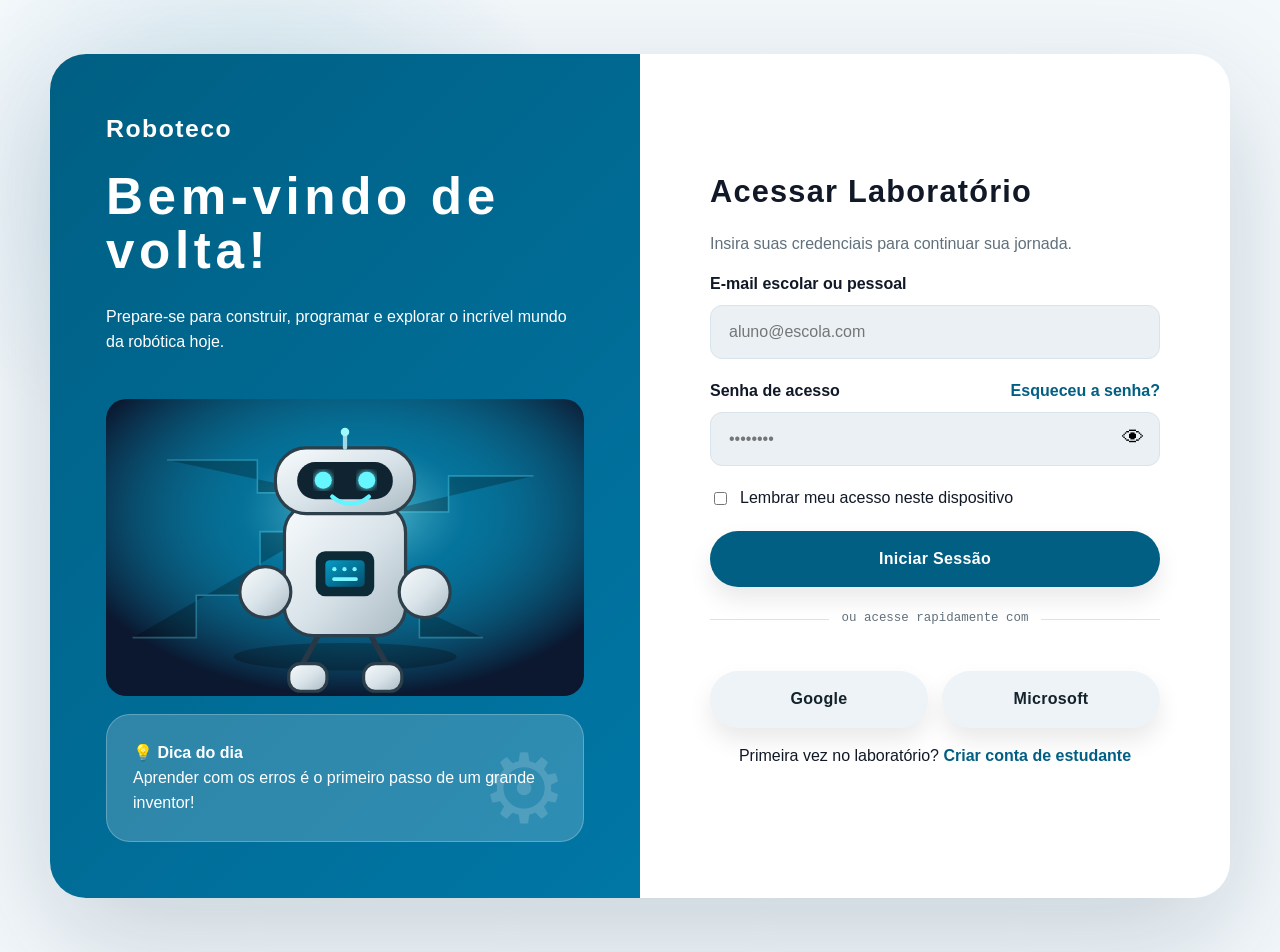
<file: login.html>
<!DOCTYPE html>
<html lang="pt-BR">
<head>
  <meta charset="UTF-8"><meta name="viewport" content="width=device-width, initial-scale=1.0">
  <title>Login | Roboteco</title><link rel="stylesheet" href="styles.css">
</head><body>
<main class="auth-page"><div class="auth-shell"><section class="auth-visual"><a class="brand" style="color:#fff" href="home.html">Roboteco</a><h1 class="section-title" style="color:#fff;margin-top:22px">Bem-vindo de volta!</h1><p>Prepare-se para construir, programar e explorar o incrível mundo da robótica hoje.</p><img src="assets/robot-hero.svg" alt="Robô"><div class="tip" style="margin-top:18px;background:rgba(255,255,255,.18);color:#fff;border-color:rgba(255,255,255,.24)"><strong>💡 Dica do dia</strong><br>Aprender com os erros é o primeiro passo de um grande inventor!</div></section><section class="auth-form"><h1 class="small-title">Acessar Laboratório</h1><p class="muted">Insira suas credenciais para continuar sua jornada.</p><form data-form="login"><div class="form-group"><label>E-mail escolar ou pessoal</label><input class="input" type="email" name="email" placeholder="aluno@escola.com" required></div><div class="form-group password-wrap"><label>Senha de acesso <a href="#" style="float:right;color:var(--blue)">Esqueceu a senha?</a></label><div style="position:relative"><input class="input" type="password" name="senha" placeholder="••••••••" required><button type="button" class="toggle-password" style="position:absolute;right:10px;top:8px;border:0;background:transparent;font-size:1.4rem">👁</button></div></div><label class="inline"><input type="checkbox"> Lembrar meu acesso neste dispositivo</label><button class="btn btn-primary block" style="margin-top:20px">Iniciar Sessão</button></form><div class="divider">ou acesse rapidamente com</div><div class="social-row"><button class="btn btn-ghost">Google</button><button class="btn btn-ghost">Microsoft</button></div><p style="text-align:center">Primeira vez no laboratório? <a style="color:var(--blue);font-weight:900" href="cadastro.html">Criar conta de estudante</a></p></section></div></main>
<div class="toast"></div><script src="app.js"></script></body></html>
</file>
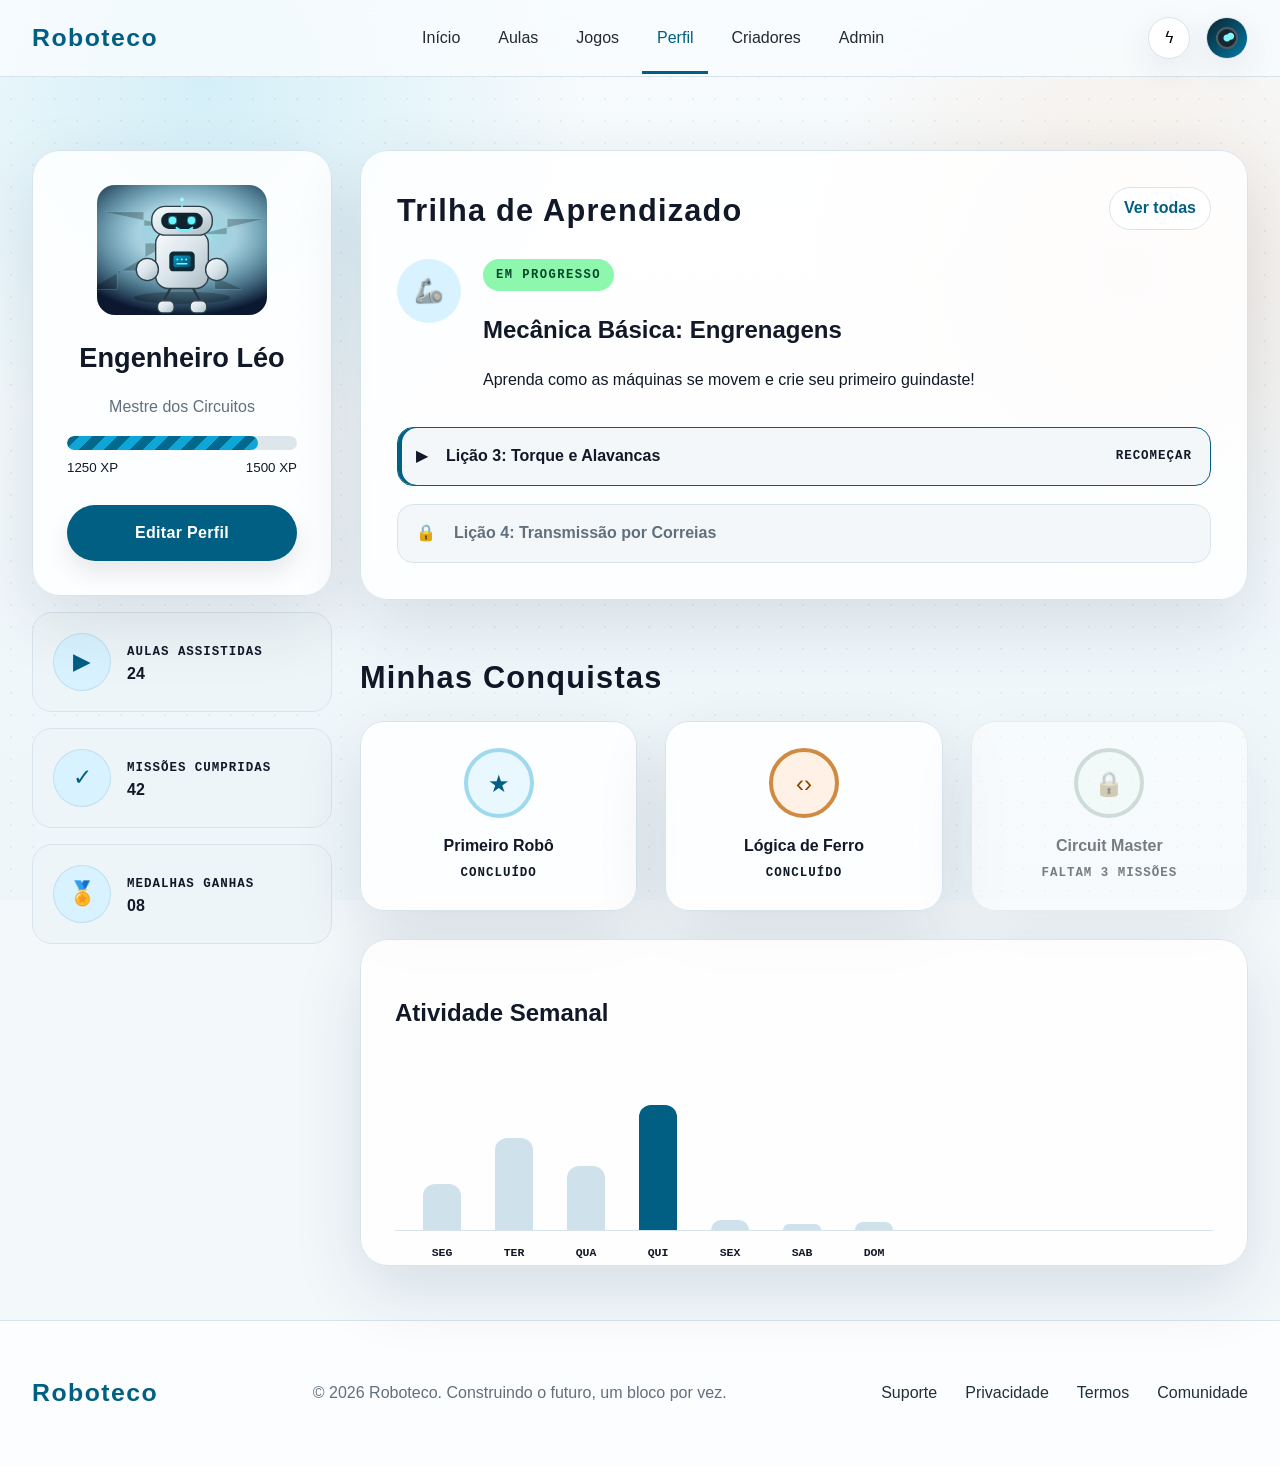
<file: perfil.html>
<!DOCTYPE html>
<html lang="pt-BR">
<head>
  <meta charset="UTF-8"><meta name="viewport" content="width=device-width, initial-scale=1.0">
  <title>Perfil | Roboteco</title><link rel="stylesheet" href="styles.css">
</head><body>
<header class="header">
  <div class="container nav">
    <a class="brand" href="home.html">Roboteco</a>
    <nav class="nav-menu" aria-label="Menu principal">
      <a class="nav-link" href="home.html">Início</a>
      <a class="nav-link" href="aulas.html">Aulas</a>
      <a class="nav-link" href="jogos.html">Jogos</a>
      <a class="nav-link" href="perfil.html">Perfil</a>
      <a class="nav-link" href="criadores.html">Criadores</a>
      <a class="nav-link" href="admin.html">Admin</a>
    </nav>
    <div class="nav-actions">
      <button class="icon-btn theme-toggle" type="button" title="Alternar modo">ϟ</button>
      <a class="avatar" href="perfil.html" aria-label="Perfil"></a>
      <button class="icon-btn hamb" type="button" aria-label="Abrir menu">☰</button>
    </div>
  </div>
  <nav class="mobile-nav" aria-label="Menu mobile">
    <a href="home.html">Início</a>
    <a href="aulas.html">Aulas</a>
    <a href="jogos.html">Jogos</a>
    <a href="perfil.html">Perfil</a>
    <a href="criadores.html">Criadores</a>
    <a href="admin.html">Admin</a>
    <a href="login.html">Login</a>
  </nav>
</header>
<main class="page">
<section class="container main-section profile-grid">
  <aside>
    <div class="card profile-card"><img class="profile-img" src="assets/robot-hero.svg" alt="Avatar"><h1 class="profile-name">Engenheiro Léo</h1><p class="muted">Mestre dos Circuitos</p><div class="progress"><span data-xp-progress data-progress="83"></span></div><div class="stat-row" style="justify-content:space-between;margin-top:8px"><small data-xp-text>1250 XP</small><small>1500 XP</small></div><a class="btn btn-primary block" style="margin-top:26px" href="cadastro.html">Editar Perfil</a></div>
    <div class="profile-stat"><div class="icon-circle">▶</div><div><span class="mono">Aulas assistidas</span><br><strong>24</strong></div></div><div class="profile-stat"><div class="icon-circle">✓</div><div><span class="mono">Missões cumpridas</span><br><strong>42</strong></div></div><div class="profile-stat"><div class="icon-circle">🏅</div><div><span class="mono">Medalhas ganhas</span><br><strong>08</strong></div></div>
  </aside>
  <section>
    <div class="card learning-card"><div class="mission-head"><h1 class="small-title">Trilha de Aprendizado</h1><a class="tag" href="aulas.html">Ver todas</a></div><div class="path-row" style="margin-top:24px"><div class="path-icon">🦾</div><div><span class="pill">Em progresso</span><h2>Mecânica Básica: Engrenagens</h2><p>Aprenda como as máquinas se movem e crie seu primeiro guindaste!</p></div></div><div class="lesson-row active"><span>▶</span><strong>Lição 3: Torque e Alavancas</strong><span style="margin-left:auto" class="mono">Recomeçar</span></div><div class="lesson-row"><span>🔒</span><strong class="muted">Lição 4: Transmissão por Correias</strong></div></div>
    <div class="main-section" style="padding-bottom:0"><h2 class="small-title">Minhas Conquistas</h2><div class="course-grid" style="grid-template-columns:repeat(3,1fr);margin-top:20px"><div class="card badge-card"><div class="badge-icon">★</div><strong>Primeiro Robô</strong><br><span class="mono">Concluído</span></div><div class="card badge-card"><div class="badge-icon">‹›</div><strong>Lógica de Ferro</strong><br><span class="mono">Concluído</span></div><div class="card badge-card lock"><div class="badge-icon">🔒</div><strong>Circuit Master</strong><br><span class="mono">Faltam 3 missões</span></div></div></div>
    <div class="card weekly"><h2>Atividade Semanal</h2><div class="bars"><div class="bar" style="height:46px" data-min="25"><span>SEG</span></div><div class="bar" style="height:92px" data-min="55"><span>TER</span></div><div class="bar" style="height:64px" data-min="35"><span>QUA</span></div><div class="bar active" style="height:125px" data-min="80"><span>QUI</span></div><div class="bar" style="height:10px" data-min="0"><span>SEX</span></div><div class="bar" style="height:6px" data-min="0"><span>SAB</span></div><div class="bar" style="height:8px" data-min="0"><span>DOM</span></div></div></div>
  </section>
</section>
</main>
<footer class="footer">
  <div class="container footer-row">
    <a class="brand" href="home.html">Roboteco</a>
    <p class="muted">© 2026 Roboteco. Construindo o futuro, um bloco por vez.</p>
    <div class="footer-links">
      <a href="sobre.html">Suporte</a>
      <a href="sobre.html">Privacidade</a>
      <a href="sobre.html">Termos</a>
      <a href="criadores.html">Comunidade</a>
    </div>
  </div>
</footer>
<div class="toast"></div>
<div class="modal" id="videoModal">
  <div class="modal-card">
    <button class="close-modal" type="button">×</button>
    <h2 class="modal-title">Prévia da aula Roboteco</h2>
    <div class="modal-frame">
      <div>
        <div style="font-size:4rem">▶</div>
        <p>Vídeo demonstrativo simulado. Em um projeto real, aqui entraria o player da aula.</p>
      </div>
    </div>
  </div>
</div>
<script src="app.js"></script>
</body></html>
</file>
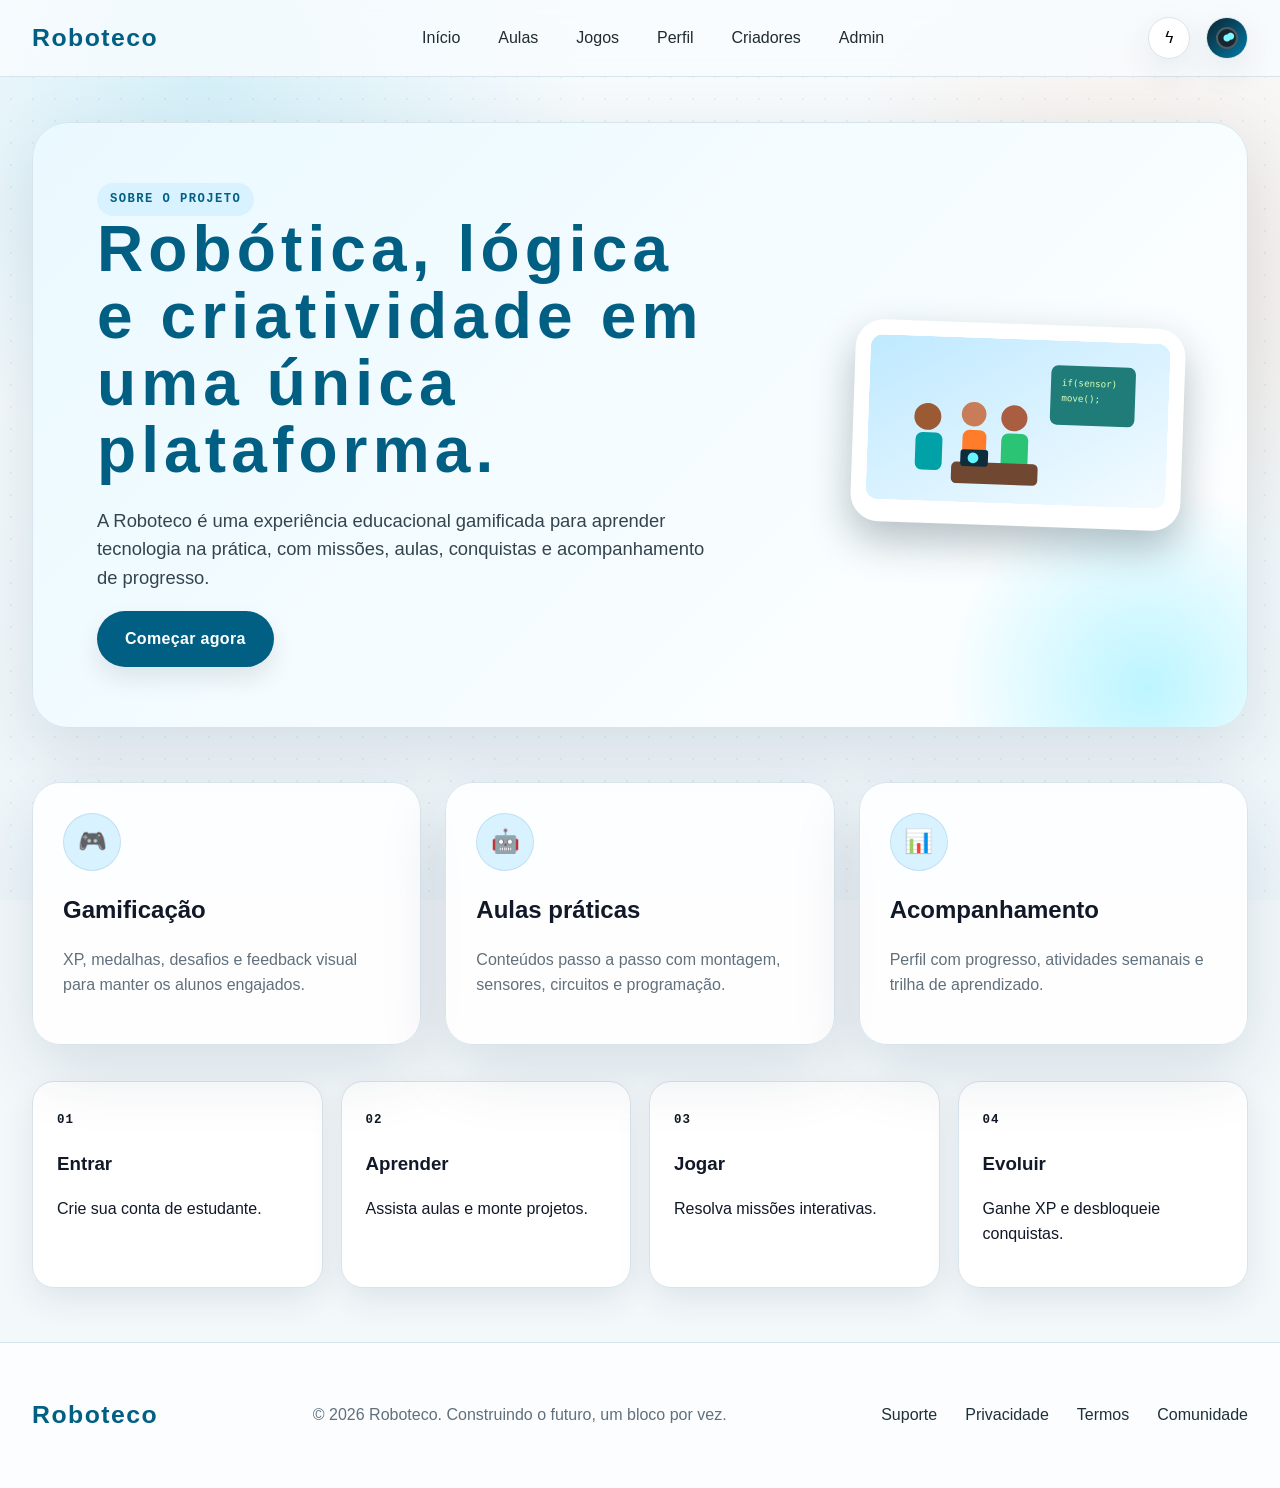
<file: sobre.html>
<!DOCTYPE html>
<html lang="pt-BR">
<head>
  <meta charset="UTF-8"><meta name="viewport" content="width=device-width, initial-scale=1.0">
  <title>Sobre | Roboteco</title><link rel="stylesheet" href="styles.css">
</head><body>
<header class="header">
  <div class="container nav">
    <a class="brand" href="home.html">Roboteco</a>
    <nav class="nav-menu" aria-label="Menu principal">
      <a class="nav-link" href="home.html">Início</a>
      <a class="nav-link" href="aulas.html">Aulas</a>
      <a class="nav-link" href="jogos.html">Jogos</a>
      <a class="nav-link" href="perfil.html">Perfil</a>
      <a class="nav-link" href="criadores.html">Criadores</a>
      <a class="nav-link" href="admin.html">Admin</a>
    </nav>
    <div class="nav-actions">
      <button class="icon-btn theme-toggle" type="button" title="Alternar modo">ϟ</button>
      <a class="avatar" href="perfil.html" aria-label="Perfil"></a>
      <button class="icon-btn hamb" type="button" aria-label="Abrir menu">☰</button>
    </div>
  </div>
  <nav class="mobile-nav" aria-label="Menu mobile">
    <a href="home.html">Início</a>
    <a href="aulas.html">Aulas</a>
    <a href="jogos.html">Jogos</a>
    <a href="perfil.html">Perfil</a>
    <a href="criadores.html">Criadores</a>
    <a href="admin.html">Admin</a>
    <a href="login.html">Login</a>
  </nav>
</header>
<main class="page">
<section class="container hero hero-light"><div class="hero-content"><span class="pill blue">Sobre o projeto</span><h1>Robótica, lógica e criatividade em uma única plataforma.</h1><p>A Roboteco é uma experiência educacional gamificada para aprender tecnologia na prática, com missões, aulas, conquistas e acompanhamento de progresso.</p><a class="btn btn-primary" href="cadastro.html">Começar agora</a></div><div class="hero-media"><div class="polaroid"><img src="assets/classroom.svg"></div></div></section>
<section class="container main-section"><div class="about-grid"><div class="card about-card"><div class="icon-circle">🎮</div><h2>Gamificação</h2><p class="muted">XP, medalhas, desafios e feedback visual para manter os alunos engajados.</p></div><div class="card about-card"><div class="icon-circle">🤖</div><h2>Aulas práticas</h2><p class="muted">Conteúdos passo a passo com montagem, sensores, circuitos e programação.</p></div><div class="card about-card"><div class="icon-circle">📊</div><h2>Acompanhamento</h2><p class="muted">Perfil com progresso, atividades semanais e trilha de aprendizado.</p></div></div><div class="timeline"><div class="timeline-item"><span class="mono">01</span><h3>Entrar</h3><p>Crie sua conta de estudante.</p></div><div class="timeline-item"><span class="mono">02</span><h3>Aprender</h3><p>Assista aulas e monte projetos.</p></div><div class="timeline-item"><span class="mono">03</span><h3>Jogar</h3><p>Resolva missões interativas.</p></div><div class="timeline-item"><span class="mono">04</span><h3>Evoluir</h3><p>Ganhe XP e desbloqueie conquistas.</p></div></div></section>
</main>
<footer class="footer">
  <div class="container footer-row">
    <a class="brand" href="home.html">Roboteco</a>
    <p class="muted">© 2026 Roboteco. Construindo o futuro, um bloco por vez.</p>
    <div class="footer-links">
      <a href="sobre.html">Suporte</a>
      <a href="sobre.html">Privacidade</a>
      <a href="sobre.html">Termos</a>
      <a href="criadores.html">Comunidade</a>
    </div>
  </div>
</footer>
<div class="toast"></div>
<div class="modal" id="videoModal">
  <div class="modal-card">
    <button class="close-modal" type="button">×</button>
    <h2 class="modal-title">Prévia da aula Roboteco</h2>
    <div class="modal-frame">
      <div>
        <div style="font-size:4rem">▶</div>
        <p>Vídeo demonstrativo simulado. Em um projeto real, aqui entraria o player da aula.</p>
      </div>
    </div>
  </div>
</div>
<script src="app.js"></script>
</body></html>
</file>
<file: styles.css>
:root{
  --bg:#f3f8fb;
  --paper:#ffffff;
  --ink:#111827;
  --muted:#61707c;
  --blue:#005f83;
  --blue-2:#0077a6;
  --blue-3:#16a8d8;
  --cyan:#7cecff;
  --orange:#ff7c2b;
  --brown:#a45d00;
  --green:#00a85a;
  --mint:#8df7ad;
  --line:#d8e4eb;
  --shadow:0 24px 70px rgba(0,41,66,.12);
  --soft-shadow:0 12px 35px rgba(0,41,66,.09);
  --radius:28px;
  --mono:"Courier New",monospace;
}
*{box-sizing:border-box}
html{scroll-behavior:smooth}
body{margin:0;background:var(--bg);color:var(--ink);font-family:"Trebuchet MS","Segoe UI",Arial,sans-serif;line-height:1.55;overflow-x:hidden}
body::before{content:"";position:fixed;inset:0;z-index:-3;background:radial-gradient(circle at 16% 9%,rgba(34,181,225,.16),transparent 28%),radial-gradient(circle at 88% 30%,rgba(255,124,43,.12),transparent 25%),linear-gradient(180deg,#f7fbfd,#eef6fa)}
body::after{content:"";position:fixed;inset:0;z-index:-2;background-image:radial-gradient(rgba(0,95,131,.10) 1px,transparent 1px);background-size:22px 22px;opacity:.6;pointer-events:none}
body.dark{--bg:#07151d;--paper:#0c202b;--ink:#edf7fb;--muted:#a8bfcb;--line:#1e4051;--shadow:0 24px 70px rgba(0,0,0,.38);--soft-shadow:0 12px 35px rgba(0,0,0,.26)}
a{color:inherit;text-decoration:none}button,input,select,textarea{font:inherit}.container{width:min(1240px,calc(100% - 64px));margin:auto}.page{min-height:100vh;padding-top:96px}.main-section{padding:54px 0}.split{display:grid;grid-template-columns:1.15fr .85fr;gap:34px}.muted{color:var(--muted)}.mono{font-family:var(--mono);letter-spacing:.08em;text-transform:uppercase;font-weight:800;font-size:.78rem}.brand{font-size:1.55rem;font-weight:900;letter-spacing:.06em;color:var(--blue)}.section-title{font-size:clamp(2rem,4vw,3.6rem);line-height:1.04;color:var(--blue);letter-spacing:.09em;margin:0 0 12px}.section-kicker{font-family:var(--mono);font-size:.74rem;letter-spacing:.16em;text-transform:uppercase;color:var(--orange);font-weight:900}.small-title{font-size:clamp(1.6rem,2.4vw,2.3rem);margin:0;color:var(--ink);letter-spacing:.04em}.text-lead{font-size:1.08rem;max-width:720px;color:#2e3b43}.dark .text-lead{color:#c2d2da}
.header{position:fixed;top:0;left:0;right:0;z-index:50;background:rgba(248,252,254,.82);backdrop-filter:blur(22px);border-bottom:1px solid var(--line)}.dark .header{background:rgba(7,21,29,.76)}.nav{height:76px;display:flex;align-items:center;justify-content:space-between;gap:24px}.nav-menu{display:flex;gap:8px;align-items:center}.nav-link{padding:24px 15px 21px;border-bottom:3px solid transparent;color:#202b32;transition:.22s ease}.dark .nav-link{color:#d7eaf2}.nav-link:hover,.nav-link.active{color:var(--blue);border-color:var(--blue)}.nav-actions{display:flex;align-items:center;gap:16px}.icon-btn,.avatar{width:42px;height:42px;border:1px solid var(--line);display:grid;place-items:center;border-radius:50%;background:var(--paper);box-shadow:var(--soft-shadow);cursor:pointer;transition:.22s}.icon-btn:hover{transform:translateY(-2px) rotate(-4deg);box-shadow:0 16px 38px rgba(0,95,131,.18)}.avatar{background:linear-gradient(135deg,#0d2430,#007aa6);color:#fff;font-weight:900;position:relative;overflow:hidden}.avatar::after{content:"";position:absolute;inset:9px;border-radius:50%;background:radial-gradient(circle,#7cf7ff 0 3px,transparent 4px),radial-gradient(circle at 70% 40%,#7cf7ff 0 3px,transparent 4px),linear-gradient(#182631,#182631);border:2px solid rgba(255,255,255,.24)}.hamb{display:none}.mobile-nav{display:none}
.footer{border-top:1px solid var(--line);background:rgba(255,255,255,.65);padding:44px 0}.dark .footer{background:rgba(12,32,43,.7)}.footer-row{display:flex;align-items:center;justify-content:space-between;gap:24px;flex-wrap:wrap}.footer-links{display:flex;gap:28px;color:#1f303a}.dark .footer-links{color:#d6e8ef}
.btn{border:0;border-radius:999px;padding:16px 28px;font-weight:900;letter-spacing:.02em;cursor:pointer;display:inline-flex;align-items:center;justify-content:center;gap:10px;transition:.23s ease;box-shadow:0 12px 24px rgba(0,0,0,.09)}.btn-primary{background:var(--blue);color:#fff}.btn-orange{background:linear-gradient(135deg,#ff7c2b,#a45d00);color:#fff}.btn-green{background:#007d3d;color:#fff}.btn-ghost{background:#edf3f6;color:#14222b}.dark .btn-ghost{background:#14303d;color:#e5f7fb}.btn:hover{transform:translateY(-3px);filter:saturate(1.08);box-shadow:0 18px 38px rgba(0,95,131,.2)}.btn.block{width:100%}.pill{display:inline-flex;align-items:center;gap:8px;border-radius:999px;padding:7px 13px;background:var(--mint);color:#06462b;font-family:var(--mono);font-size:.76rem;font-weight:900;letter-spacing:.12em;text-transform:uppercase}.pill.orange{background:#ffd7be;color:#773000}.pill.blue{background:#d9f2ff;color:var(--blue)}.pill.locked{background:#e8edf0;color:#7a8790}.tag{display:inline-flex;align-items:center;border:1px solid var(--line);border-radius:999px;padding:8px 14px;background:#fff;color:var(--blue);font-weight:800}.dark .tag{background:#0d222e}
.card{background:rgba(255,255,255,.86);border:1px solid var(--line);border-radius:var(--radius);box-shadow:var(--shadow);position:relative;overflow:hidden}.dark .card{background:rgba(12,32,43,.88)}.glass{background:linear-gradient(135deg,rgba(255,255,255,.9),rgba(255,255,255,.56));border:1px solid rgba(202,220,229,.82);box-shadow:var(--shadow);backdrop-filter:blur(18px)}.dark .glass{background:linear-gradient(135deg,rgba(12,32,43,.95),rgba(10,24,33,.78))}
.hero{margin-top:26px;padding:60px 64px;background:linear-gradient(135deg,#005f83,#0ca6d5);color:#fff;border-radius:36px;min-height:360px;display:grid;grid-template-columns:1.2fr .8fr;align-items:center;gap:34px;position:relative;overflow:hidden;box-shadow:0 30px 90px rgba(0,95,131,.24)}.hero::before{content:"";position:absolute;inset:0;background-image:radial-gradient(rgba(255,255,255,.16) 1px,transparent 1px);background-size:18px 18px;opacity:.45}.hero::after{content:"";position:absolute;width:440px;height:440px;right:-120px;bottom:-180px;background:radial-gradient(circle,rgba(124,236,255,.5),transparent 65%)}.hero-content,.hero-media{position:relative;z-index:1}.hero h1{font-size:clamp(2.3rem,5vw,4.4rem);line-height:1.05;margin:0 0 22px;letter-spacing:.08em}.hero p{font-size:1.15rem;max-width:700px;color:rgba(255,255,255,.9)}.hero-media{justify-self:end}.polaroid{background:#fff;border:15px solid #fff;border-bottom-width:22px;border-radius:28px;box-shadow:0 18px 40px rgba(2,31,43,.28);transform:rotate(2deg);max-width:360px;overflow:hidden}.polaroid img{width:100%;display:block;border-radius:12px}.hero.compact{min-height:290px;grid-template-columns:1fr .55fr}.hero.hero-light{background:linear-gradient(135deg,#eaf9ff,#fff);color:var(--ink);border:1px solid var(--line);box-shadow:var(--shadow)}.hero.hero-light h1{color:var(--blue)}.hero.hero-light p{color:#33444d}
.progress{height:14px;border-radius:999px;background:#dde6eb;overflow:hidden;position:relative}.progress > span{display:block;height:100%;width:0%;background:repeating-linear-gradient(135deg,#00698d 0 9px,#0da6d7 9px 18px);border-radius:999px;transition:1s cubic-bezier(.2,.9,.2,1)}.stat-row{display:flex;gap:20px;align-items:center;flex-wrap:wrap}.stat-chip{background:#eef5f8;border:1px solid var(--line);border-radius:22px;padding:14px 18px;min-width:130px}.dark .stat-chip{background:#102a37}.icon-circle{width:58px;height:58px;border-radius:50%;display:grid;place-items:center;background:#d9f2ff;color:var(--blue);font-size:1.45rem;border:1px solid rgba(0,95,131,.12)}
.mission-grid{display:grid;grid-template-columns:1.45fr .75fr;gap:28px;margin-top:42px}.mission-card{padding:38px}.mission-card::after{content:"";position:absolute;right:-70px;top:-70px;width:210px;height:210px;background:radial-gradient(circle,rgba(0,95,131,.12),transparent 70%);border-radius:50%}.mission-head{display:flex;justify-content:space-between;gap:22px;align-items:flex-start}.mission-actions{display:grid;grid-template-columns:repeat(3,1fr);gap:18px;margin-top:28px}.action-box{border:1px solid var(--line);border-radius:18px;background:#fbfdfe;padding:22px;text-align:center;font-weight:900;transition:.22s;cursor:pointer}.dark .action-box{background:#0d222e}.action-box:hover{transform:translateY(-5px);border-color:var(--blue);box-shadow:var(--soft-shadow)}.side-stack{display:flex;flex-direction:column;gap:20px}.tip{background:linear-gradient(135deg,#94f7a9,#66ec8a);padding:26px;border-radius:24px;border:1px solid #23bd59;color:#07391e;position:relative;overflow:hidden}.tip::after{content:"⚙";position:absolute;right:16px;bottom:-22px;font-size:6rem;opacity:.16}.next-class{display:flex;align-items:center;gap:16px;padding:16px;border-radius:16px;border:1px solid var(--line);background:#f7fbfd;margin-top:12px}.dark .next-class{background:#102835}.date-box{width:54px;height:54px;border-radius:13px;background:#dcecf3;color:var(--blue);display:grid;place-items:center;font-family:var(--mono);font-weight:900}.achievements{display:grid;grid-template-columns:repeat(4,1fr);gap:20px;margin-top:24px}.badge-card{padding:26px 18px;text-align:center;border-radius:24px;transition:.22s}.badge-card:hover{transform:translateY(-5px)}.badge-card.lock{opacity:.55;filter:grayscale(.7)}.badge-icon{width:70px;height:70px;margin:0 auto 16px;border-radius:50%;display:grid;place-items:center;border:4px solid #9ed9ee;color:var(--blue);font-size:1.5rem;background:#e9f7ff}.badge-card:nth-child(2) .badge-icon{border-color:#d08b42;color:#8a4500;background:#fff1e5}.badge-card:nth-child(3) .badge-icon{border-color:#94d0aa;color:#007d3d;background:#e8fff1}.badge-card:nth-child(4) .badge-icon{border-color:#c9cfd4;color:#65737b;background:#f1f3f4}.idea-board{margin-top:48px;padding:34px;background:linear-gradient(135deg,#ffffff,#eaf7ff)}.ideas{display:flex;gap:18px;flex-wrap:wrap;margin-top:20px}.note{width:190px;min-height:124px;background:#fff1a6;padding:24px 18px 18px;box-shadow:0 16px 24px rgba(80,61,10,.15);transform:rotate(-1.5deg);position:relative;border-radius:4px}.note:nth-child(even){background:#bfffd0;transform:rotate(1.5deg)}.note::before{content:"";width:18px;height:18px;border-radius:50%;background:var(--orange);position:absolute;top:8px;left:50%;transform:translateX(-50%);box-shadow:0 2px 0 rgba(0,0,0,.15)}.idea-form{display:grid;grid-template-columns:1fr auto;gap:14px;margin-top:20px}.input{width:100%;height:54px;border:1px solid var(--line);background:#eaf0f4;border-radius:12px;padding:0 18px;outline:none;color:var(--ink)}textarea.input{height:120px;padding:16px;resize:vertical}.input:focus{border-color:var(--blue);box-shadow:0 0 0 4px rgba(0,95,131,.1)}.dark .input{background:#102936;color:#edf7fb}
.toolbar{display:flex;align-items:center;justify-content:space-between;gap:24px;margin:34px 0}.tabs{display:inline-flex;background:#e9edf1;border:1px solid var(--line);border-radius:999px;padding:6px;gap:4px}.tab{border:0;background:transparent;padding:12px 24px;border-radius:999px;cursor:pointer;font-weight:900;color:#27323a}.tab.active{background:var(--blue);color:#fff}.course-grid,.game-grid,.creator-grid{display:grid;grid-template-columns:repeat(3,1fr);gap:28px}.lesson-card,.game-card{overflow:hidden;border-radius:30px;background:#fff;border:1px solid var(--line);box-shadow:var(--shadow);transition:.26s ease}.dark .lesson-card,.dark .game-card{background:#0c202b}.lesson-card:hover,.game-card:hover,.creator-card:hover{transform:translateY(-8px);box-shadow:0 35px 80px rgba(0,95,131,.18)}.media{height:188px;position:relative;overflow:hidden;background:#dfe8ed}.media img{width:100%;height:100%;object-fit:cover;display:block;transition:.3s}.lesson-card:hover .media img,.game-card:hover .media img{transform:scale(1.05)}.play{position:absolute;left:50%;top:50%;transform:translate(-50%,-50%);width:72px;height:72px;border-radius:50%;background:rgba(0,95,131,.92);border:2px solid rgba(255,255,255,.85);color:#fff;display:grid;place-items:center;font-size:1.8rem;cursor:pointer}.difficulty{position:absolute;left:16px;top:16px}.difficulty.right{left:auto;right:16px}.lesson-body,.game-body{padding:28px}.lesson-title{font-size:1.36rem;margin:0 0 18px;line-height:1.2}.progress-label{display:flex;justify-content:space-between;align-items:center;font-family:var(--mono);font-weight:900;letter-spacing:.1em;font-size:.78rem;margin-bottom:8px}.lesson-card .btn{margin-top:22px;width:100%}.empty-state{display:none;padding:28px;border-radius:22px;background:#fff;border:1px dashed var(--line);color:var(--muted)}.empty-state.show{display:block}
.detail-grid{display:grid;grid-template-columns:1.18fr .82fr;gap:42px;margin-top:24px}.breadcrumb{font-family:var(--mono);font-size:.82rem;letter-spacing:.08em;margin-bottom:24px;color:#26343c}.breadcrumb a{color:var(--blue);font-weight:900}.video-card{height:430px;border-radius:28px;overflow:hidden;position:relative;box-shadow:var(--shadow);border:1px solid var(--line)}.video-card img{width:100%;height:100%;object-fit:cover}.video-card .progress{position:absolute;left:0;right:0;bottom:0;border-radius:0;height:8px}.activity-card{margin-top:26px;padding:36px}.meta{display:flex;gap:18px;align-items:center;flex-wrap:wrap;margin-top:22px;color:var(--blue);font-weight:900}.steps h2{display:flex;align-items:center;gap:12px;color:var(--blue);margin:0 0 24px}.step-card{display:grid;grid-template-columns:64px 1fr;gap:20px;padding:26px;border-radius:26px;background:#fff;border:1px solid var(--line);box-shadow:var(--soft-shadow);margin-bottom:20px;opacity:.48;transition:.22s;cursor:pointer}.dark .step-card{background:#0c202b}.step-card.active{opacity:1;border:2px solid var(--blue)}.step-number{width:48px;height:48px;border-radius:50%;display:grid;place-items:center;background:#e8eef2;font-weight:900}.step-card.active .step-number{background:var(--blue);color:#fff}.step-card.completed{opacity:.9;border-color:#5fd887}.step-card.completed .step-number{background:#dfffe8;color:#007d3d}.step-img{height:150px;border-radius:18px;background:#eef4f7;margin-top:16px;overflow:hidden}.step-img img{width:100%;height:100%;object-fit:cover}
.games-layout{display:grid;grid-template-columns:280px 1fr;gap:28px}.filters{padding:26px;align-self:start;position:sticky;top:100px}.check{display:flex;align-items:center;gap:11px;margin:14px 0}.check input{width:19px;height:19px;accent-color:var(--blue)}.difficulty-buttons{display:flex;flex-wrap:wrap;gap:10px;margin-top:14px}.difficulty-buttons button{border:1px solid var(--line);background:#fff;border-radius:999px;padding:8px 12px;cursor:pointer}.difficulty-buttons button.active{background:var(--blue);color:#fff}.view-switch{display:flex;gap:8px}.view-btn{width:46px;height:46px;border-radius:14px;border:1px solid var(--line);background:#fff;cursor:pointer}.view-btn.active{background:var(--blue);color:#fff}.game-list.list{grid-template-columns:1fr}.game-list.list .game-card{display:grid;grid-template-columns:330px 1fr}.game-list.list .media{height:100%}.game-meta{display:flex;justify-content:space-between;gap:12px;margin-top:22px;align-items:center;color:var(--blue);font-weight:900}
.profile-grid{display:grid;grid-template-columns:300px 1fr;gap:28px}.profile-card{text-align:center;padding:34px}.profile-img{width:170px;height:130px;object-fit:cover;border-radius:18px;margin:auto;display:block}.profile-name{font-size:1.7rem;margin:22px 0 0}.profile-stat{display:flex;gap:16px;align-items:center;padding:20px;border-radius:20px;background:#eef5f8;border:1px solid var(--line);margin-top:16px}.dark .profile-stat{background:#102a37}.learning-card{padding:36px}.path-row{display:flex;gap:22px;align-items:flex-start}.path-icon{flex:0 0 64px;width:64px;height:64px;border-radius:50%;background:#d8f2ff;color:var(--blue);display:grid;place-items:center;font-size:1.5rem}.lesson-row{display:flex;align-items:center;gap:18px;padding:16px 18px;border:1px solid var(--line);border-radius:16px;margin-top:18px;background:#f4f7f9}.dark .lesson-row{background:#102936}.lesson-row.active{border-color:var(--blue);box-shadow:inset 4px 0 0 var(--blue)}.weekly{padding:34px;margin-top:28px}.bars{height:180px;display:flex;align-items:flex-end;gap:34px;border-bottom:1px solid var(--line);padding:0 28px 0}.bar{width:38px;background:#cfe2eb;border-radius:12px 12px 0 0;position:relative}.bar.active{background:var(--blue)}.bar span{position:absolute;bottom:-32px;left:50%;transform:translateX(-50%);font-family:var(--mono);font-size:.72rem;font-weight:900}.bar:hover::after{content:attr(data-min) ' min';position:absolute;top:-34px;left:50%;transform:translateX(-50%);background:var(--ink);color:var(--paper);border-radius:8px;padding:6px 8px;font-size:.75rem;white-space:nowrap}
.creator-grid{margin-top:42px}.creator-card{background:#fff;border:1px solid var(--line);border-radius:24px;box-shadow:var(--shadow);overflow:hidden;transition:.25s}.dark .creator-card{background:#0c202b}.creator-photo{height:260px;display:grid;place-items:center;position:relative;overflow:hidden;background:linear-gradient(135deg,#073144,#0f8bb0)}.creator-photo::before{content:"";position:absolute;inset:0;background-image:radial-gradient(rgba(255,255,255,.18) 1px,transparent 1px);background-size:16px 16px}.creator-photo::after{content:"";position:absolute;width:170px;height:170px;border-radius:50%;background:rgba(124,236,255,.18);right:-40px;top:-40px}.creator-avatar{width:134px;height:134px;border-radius:50%;display:grid;place-items:center;background:linear-gradient(135deg,#fff,#cfeef8);border:8px solid rgba(255,255,255,.45);box-shadow:0 20px 35px rgba(0,0,0,.2);font-size:3.2rem;font-weight:900;color:var(--blue);position:relative;z-index:2}.creator-card:nth-child(2n) .creator-photo{background:linear-gradient(135deg,#2c273d,#ff7c2b)}.creator-card:nth-child(3n) .creator-photo{background:linear-gradient(135deg,#0c4734,#00a85a)}.creator-body{text-align:center;padding:24px}.creator-body h3{margin:0;font-size:1.32rem}.creator-body p{margin:10px auto 0;color:var(--muted);max-width:260px}.mission-wide{margin-top:70px;padding:48px;background:linear-gradient(135deg,#bde7ff,#dff7ff);display:grid;grid-template-columns:1fr .9fr;gap:34px;align-items:center}.mission-wide img{border-radius:22px;width:100%;box-shadow:var(--soft-shadow)}
.auth-page{min-height:100vh;display:grid;place-items:center;padding:54px 28px;background:radial-gradient(circle at 20% 20%,rgba(0,119,166,.17),transparent 25%),var(--bg)}.auth-shell{width:min(1180px,100%);display:grid;grid-template-columns:1fr 1fr;border-radius:36px;overflow:hidden;box-shadow:0 40px 120px rgba(0,41,66,.18);background:#fff}.auth-visual{padding:56px;background:linear-gradient(135deg,#005f83,#0077a6);color:#fff;display:flex;flex-direction:column;justify-content:center}.auth-visual img{width:100%;border-radius:18px;margin-top:28px}.auth-form{padding:70px;display:flex;flex-direction:column;justify-content:center}.form-group{margin-bottom:20px}.form-group label{font-weight:900;display:block;margin-bottom:8px}.form-row{display:grid;grid-template-columns:1fr 1fr;gap:20px}.inline{display:flex;align-items:center;gap:10px}.social-row{display:grid;grid-template-columns:1fr 1fr;gap:14px;margin-top:20px}.divider{display:flex;align-items:center;gap:12px;margin:22px 0;color:var(--muted);font-family:var(--mono);font-size:.78rem}.divider::before,.divider::after{content:"";height:1px;background:var(--line);flex:1}.auth-card-simple{width:min(1140px,100%);display:grid;grid-template-columns:1fr 1fr;gap:28px}.join-visual{display:grid;place-items:center;text-align:center;padding:60px}.join-visual .round-img{width:240px;height:240px;border-radius:50%;object-fit:cover;box-shadow:var(--shadow);border:10px solid #fff}
.admin-grid{display:grid;grid-template-columns:1.6fr .8fr;gap:28px}.admin-form{padding:34px}.admin-side{display:flex;flex-direction:column;gap:20px}.metric-card{padding:26px;text-align:center}.schedule{padding:34px;margin-top:28px}.week{display:grid;grid-template-columns:repeat(5,1fr);gap:16px;margin-top:24px}.day{min-height:220px;border:1px solid var(--line);background:#fff;border-radius:18px;padding:18px}.dark .day{background:#0c202b}.day.today{background:#e7f4fa;border-color:#a8d5e6}.class-chip{border-left:4px solid var(--blue);background:#d8edf7;border-radius:8px;padding:10px;margin-top:12px;font-size:.86rem}.class-chip.orange{border-color:var(--orange);background:#ffe5d6}.student-list{padding:24px}.student{display:flex;align-items:center;gap:14px;margin-top:18px}.initial{width:42px;height:42px;border-radius:50%;display:grid;place-items:center;background:var(--blue);color:#fff;font-weight:900}.student:nth-child(3n) .initial{background:#007d3d}.student:nth-child(4n) .initial{background:var(--orange)}
.about-grid{display:grid;grid-template-columns:1fr 1fr 1fr;gap:24px}.about-card{padding:30px}.timeline{margin-top:36px;display:grid;grid-template-columns:repeat(4,1fr);gap:18px}.timeline-item{padding:24px;border-radius:22px;background:#fff;border:1px solid var(--line);box-shadow:var(--soft-shadow)}.dark .timeline-item{background:#0c202b}
.toast{position:fixed;right:28px;bottom:28px;z-index:100;transform:translateY(120px);opacity:0;background:#102a37;color:#fff;border:1px solid rgba(255,255,255,.12);border-radius:18px;padding:16px 20px;box-shadow:0 22px 50px rgba(0,0,0,.25);transition:.25s}.toast.show{transform:translateY(0);opacity:1}.modal{position:fixed;inset:0;background:rgba(2,17,25,.74);z-index:80;display:none;align-items:center;justify-content:center;padding:28px}.modal.show{display:flex}.modal-card{width:min(760px,100%);background:#fff;border-radius:30px;padding:30px;box-shadow:0 40px 120px rgba(0,0,0,.35)}.dark .modal-card{background:#0c202b}.modal-frame{height:320px;border-radius:20px;background:linear-gradient(135deg,#051a24,#0077a6);display:grid;place-items:center;color:#fff;text-align:center}.close-modal{float:right;border:0;background:#eef3f6;border-radius:50%;width:38px;height:38px;cursor:pointer}.dark .close-modal{background:#16313d;color:#fff}
@media (max-width:1000px){.split,.hero,.mission-grid,.detail-grid,.games-layout,.profile-grid,.admin-grid,.auth-shell,.auth-card-simple,.mission-wide{grid-template-columns:1fr}.course-grid,.game-grid,.creator-grid,.about-grid{grid-template-columns:repeat(2,1fr)}.achievements{grid-template-columns:repeat(2,1fr)}.hero-media{justify-self:start}.filters{position:static}.game-list.list .game-card{grid-template-columns:1fr}.game-list.list .media{height:188px}.week,.timeline{grid-template-columns:repeat(2,1fr)}.auth-form{padding:42px}.auth-visual{padding:42px}}
@media (max-width:760px){.container{width:min(100% - 28px,1240px)}.page{padding-top:78px}.nav{height:68px}.nav-menu{display:none}.hamb{display:grid}.mobile-nav{display:none;position:fixed;top:68px;left:14px;right:14px;background:var(--paper);border:1px solid var(--line);border-radius:22px;padding:12px;box-shadow:var(--shadow);z-index:55}.mobile-nav.show{display:grid}.mobile-nav a{padding:13px;border-radius:12px}.mobile-nav a.active{background:#dff4ff;color:var(--blue);font-weight:900}.brand{font-size:1.25rem}.hero{padding:34px 24px;border-radius:26px}.hero h1{font-size:2.25rem}.main-section{padding:36px 0}.mission-actions,.course-grid,.game-grid,.creator-grid,.about-grid,.form-row,.social-row{grid-template-columns:1fr}.toolbar{align-items:flex-start;flex-direction:column}.tabs{width:100%;overflow:auto}.tab{white-space:nowrap;padding:10px 17px}.video-card{height:280px}.creator-photo{height:220px}.auth-page{padding:22px 14px}.auth-form,.auth-visual,.join-visual{padding:32px 22px}.week,.timeline{grid-template-columns:1fr}.footer-row{align-items:flex-start;flex-direction:column}.footer-links{gap:16px;flex-wrap:wrap}.idea-form{grid-template-columns:1fr}.bars{gap:16px;padding:0 8px}.bar{width:28px}}
</file>
